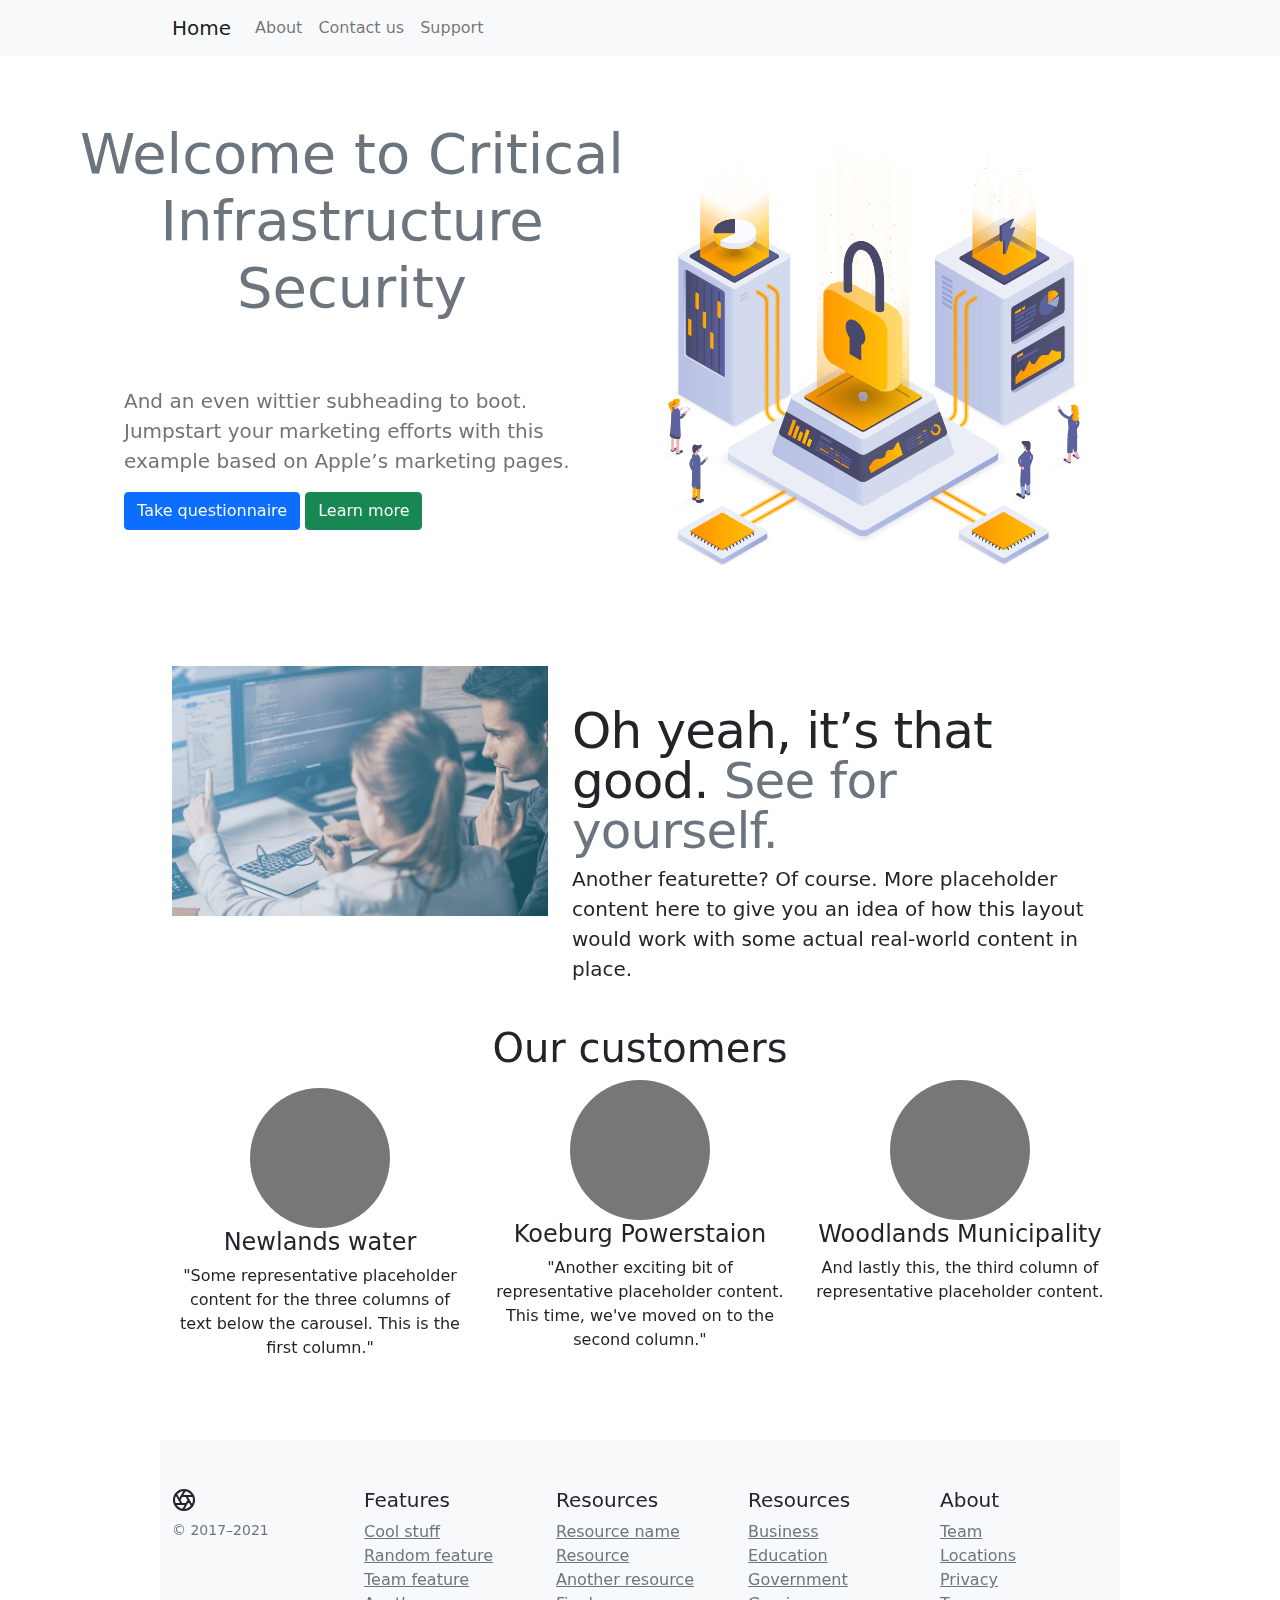
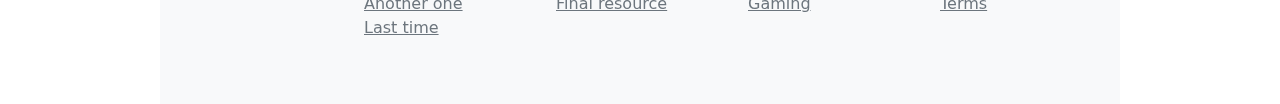
<file: index.html>
<!doctype html>
<html lang="en">
  <head>
    <meta charset="utf-8">
    <meta name="viewport" content="width=device-width, initial-scale=1">
    <meta name="description" content="">
    <meta name="author" content="Stefano Ngantweni">
    <meta name="generator" content="Hugo 0.80.0">
    <title>CISWA Home</title>

    <link rel="canonical" href="https://getbootstrap.com/docs/5.0/examples/product/">

    

    <!-- Bootstrap core CSS -->
<link href="../CISWA/assets/dist/css/bootstrap.min.css" rel="stylesheet">

    <style>
      .bd-placeholder-img {
        font-size: 1.125rem;
        text-anchor: middle;
        -webkit-user-select: none;
        -moz-user-select: none;
        user-select: none;
      }

      @media (min-width: 768px) {
        .bd-placeholder-img-lg {
          font-size: 3.5rem;
        }
      }
    </style>

    
    <!-- Custom styles for this template -->
    <link href="../CISWA/css/product.css" rel="stylesheet">
  </head>
  <body>
    
<header class="site-header">
  <nav class="navbar navbar-expand-sm sticky-top navbar-light bg-light">
    <div class="container">
        <a class="navbar-brand" href="#">Home</a>
        <button class="navbar-toggler navbar-toggler-right" type="button" data-toggle="collapse" data-target="#navbar1">
            <span class="navbar-toggler-icon"></span>
        </button>
        <div class="collapse navbar-collapse" id="navbar1">
            <ul class="navbar-nav">
                <li class="nav-item active">
                    <a class="nav-link" href="#">About</a>
                </li>
                <li class="nav-item">
                    <a class="nav-link" href="#">Contact us</a>
                </li>
            </ul>
            <ul class="navbar-nav ml-auto">
                <li class="nav-item active">
                    <a class="nav-link" href="#">Support</a>
                </li>
            </ul>
        </div>
    </div>
</nav>
</header>

<main>

  <div class="position-relative overflow-hidden p-3 p-md-5 m-md-3 ">
    <div class="container-fluid ">
      <div class="row">
      <div class="col">
        <!/*Heading */>
      <h1 class="display-4 fw-normal d-md-block text-center text-secondary">Welcome to Critical Infrastructure Security </h1>
    <div class="col-md-12 p-lg-5 my-3">
      <p class="lead fw-normal text-secondary">And an even wittier subheading to boot. Jumpstart your marketing efforts with this example based on Apple’s marketing pages.</p>
      <a class="btn btn-primary text-light" href="signin.html">Take questionnaire</a>
      <a class="btn btn-success text-light" href="about.html">Learn more</a>
    </div>
      </div>

      <div class="col mx-auto my-auto ">
        <img class="img-fluid" src="img/vector.png" width="450" height="450">
      </div>
    <!div class="product-device shadow-sm d-none d-md-block"><!/div>
    <!div class="product-device product-device-2 shadow-sm d-none d-md-block"><!/div>
      </div>
  </div>
  <div class="container">
  <div class="row featurette">
    <div class="col-md-7 order-md-2">
      <h2 class="featurette-heading">Oh yeah, it’s that good. <span class="text-muted">See for yourself.</span></h2>
      <p class="lead">Another featurette? Of course. More placeholder content here to give you an idea of how this layout would work with some actual real-world content in place.</p>
    </div>
    <div class="col-md-5 order-md-1">
      <img src="img/featurette.jpg" class=" img-fluid mx-auto mt-5 pt-4 " width="700" height="700"   focusable="false">

    </div>
  </div>
  </div>
    <div class="container pt-4">
    <div class="row text-center">
        <div class="text-center"><h1>Our customers</h1></div>
        <div class="col-lg-4 mt-2">
            <svg class="bd-placeholder-img rounded-circle" width="140" height="140" xmlns="http://www.w3.org/2000/svg" role="img" aria-label="Placeholder: 140x140" preserveAspectRatio="xMidYMid slice" focusable="false"><title>Placeholder</title><rect width="100%" height="100%" fill="#777"/><text x="50%" y="50%" fill="#777" dy=".3em">140x140</text></svg>

            <h4>Newlands water</h4>
            <p>"Some representative placeholder content for the three columns of text below the carousel. This is the first column."</p>
        </div><!-- /.col-lg-4 -->
        <div class="col-lg-4">
            <svg class="bd-placeholder-img rounded-circle" width="140" height="140" xmlns="http://www.w3.org/2000/svg" role="img" aria-label="Placeholder: 140x140" preserveAspectRatio="xMidYMid slice" focusable="false"><title>Placeholder</title><rect width="100%" height="100%" fill="#777"/><text x="50%" y="50%" fill="#777" dy=".3em">140x140</text></svg>

            <h4>Koeburg Powerstaion</h4>
            <p>"Another exciting bit of representative placeholder content. This time, we've moved on to the second column."</p>

        </div><!-- /.col-lg-4 -->
        <div class="col-lg-4">
            <svg class="bd-placeholder-img rounded-circle" width="140" height="140" xmlns="http://www.w3.org/2000/svg" role="img" aria-label="Placeholder: 140x140" preserveAspectRatio="xMidYMid slice" focusable="false"><title>Placeholder</title><rect width="100%" height="100%" fill="#777"/><text x="50%" y="50%" fill="#777" dy=".3em">140x140</text></svg>
            <h4>Woodlands Municipality</h4>
            <p>And lastly this, the third column of representative placeholder content.</p>
        </div><!-- /.col-lg-4 -->
    </div><!-- /.row -->
    </div>

</main>

<footer class="container py-5 bg-light">
  <div class="row">
    <div class="col-12 col-md">
      <svg xmlns="http://www.w3.org/2000/svg" width="24" height="24" fill="none" stroke="currentColor" stroke-linecap="round" stroke-linejoin="round" stroke-width="2" class="d-block mb-2" role="img" viewBox="0 0 24 24"><title>Product</title><circle cx="12" cy="12" r="10"/><path d="M14.31 8l5.74 9.94M9.69 8h11.48M7.38 12l5.74-9.94M9.69 16L3.95 6.06M14.31 16H2.83m13.79-4l-5.74 9.94"/></svg>
      <small class="d-block mb-3 text-muted">&copy; 2017–2021</small>
    </div>
    <div class="col-6 col-md">
      <h5>Features</h5>
      <ul class="list-unstyled text-small">
        <li><a class="link-secondary" href="#">Cool stuff</a></li>
        <li><a class="link-secondary" href="#">Random feature</a></li>
        <li><a class="link-secondary" href="#">Team feature</a></li>
        <li><a class="link-secondary" href="#">Another one</a></li>
        <li><a class="link-secondary" href="#">Last time</a></li>
      </ul>
    </div>
    <div class="col-6 col-md">
      <h5>Resources</h5>
      <ul class="list-unstyled text-small">
        <li><a class="link-secondary" href="#">Resource name</a></li>
        <li><a class="link-secondary" href="#">Resource</a></li>
        <li><a class="link-secondary" href="#">Another resource</a></li>
        <li><a class="link-secondary" href="#">Final resource</a></li>
      </ul>
    </div>
    <div class="col-6 col-md">
      <h5>Resources</h5>
      <ul class="list-unstyled text-small">
        <li><a class="link-secondary" href="#">Business</a></li>
        <li><a class="link-secondary" href="#">Education</a></li>
        <li><a class="link-secondary" href="#">Government</a></li>
        <li><a class="link-secondary" href="#">Gaming</a></li>
      </ul>
    </div>
    <div class="col-6 col-md">
      <h5>About</h5>
      <ul class="list-unstyled text-small">
        <li><a class="link-secondary" href="#">Team</a></li>
        <li><a class="link-secondary" href="#">Locations</a></li>
        <li><a class="link-secondary" href="#">Privacy</a></li>
        <li><a class="link-secondary" href="#">Terms</a></li>
      </ul>
    </div>
  </div>
</footer>
    <script src="../CISWA/assets/dist/js/bootstrap.bundle.min.js"></script>
  </body>
</html>
</file>
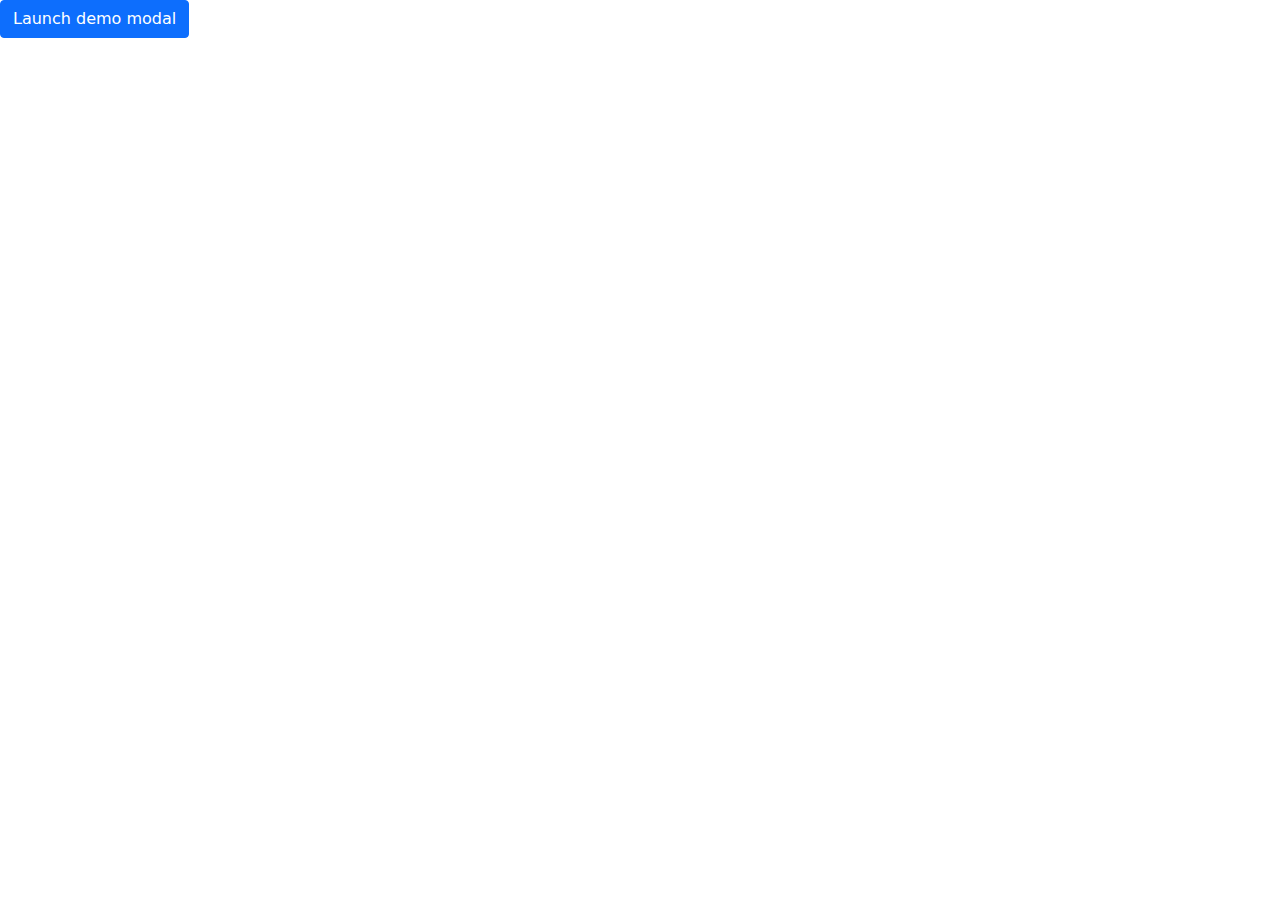
<file: about.html>
<!DOCTYPE html>
<html>
<head>
<title>About</title>

    <!-- Bootstrap core CSS -->
    <link href="assets/dist/css/bootstrap.min.css" rel="stylesheet">
    <style>
        .bd-placeholder-img {
            font-size: 1.125rem;
            text-anchor: middle;
            -webkit-user-select: none;
            -moz-user-select: none;
            user-select: none;
        }

        @media (min-width: 768px) {
            .bd-placeholder-img-lg {
                font-size: 3.5rem;
            }
        }
    </style>
     <script src="js/jquery.js"></script>
     <script src="assets/dist/js/bootstrap.bundle.min.js"></script>
</head>
<body>
<!-- Button trigger modal -->
<button type="button" class="btn btn-primary" data-toggle="modal" data-target="#exampleModalLong">
    Launch demo modal
  </button>
  
  <!-- Modal -->
  <div class="modal fade" id="exampleModalLong" tabindex="-1" role="dialog" aria-labelledby="exampleModalLongTitle" aria-hidden="true">
    <div class="modal-dialog" role="document">
      <div class="modal-content">
        <div class="modal-header">
          <h5 class="modal-title" id="exampleModalLongTitle">Modal title</h5>
          <button type="button" class="close" data-dismiss="modal" aria-label="Close">
            <span aria-hidden="true">&times;</span>
          </button>
        </div>
        <div class="modal-body">
          ...
        </div>
        <div class="modal-footer">
          <button type="button" class="btn btn-secondary" data-dismiss="modal">Close</button>
          <button type="button" class="btn btn-primary">Save changes</button>
        </div>
      </div>
    </div>
  </div>
  
</body>
</html>
</file>
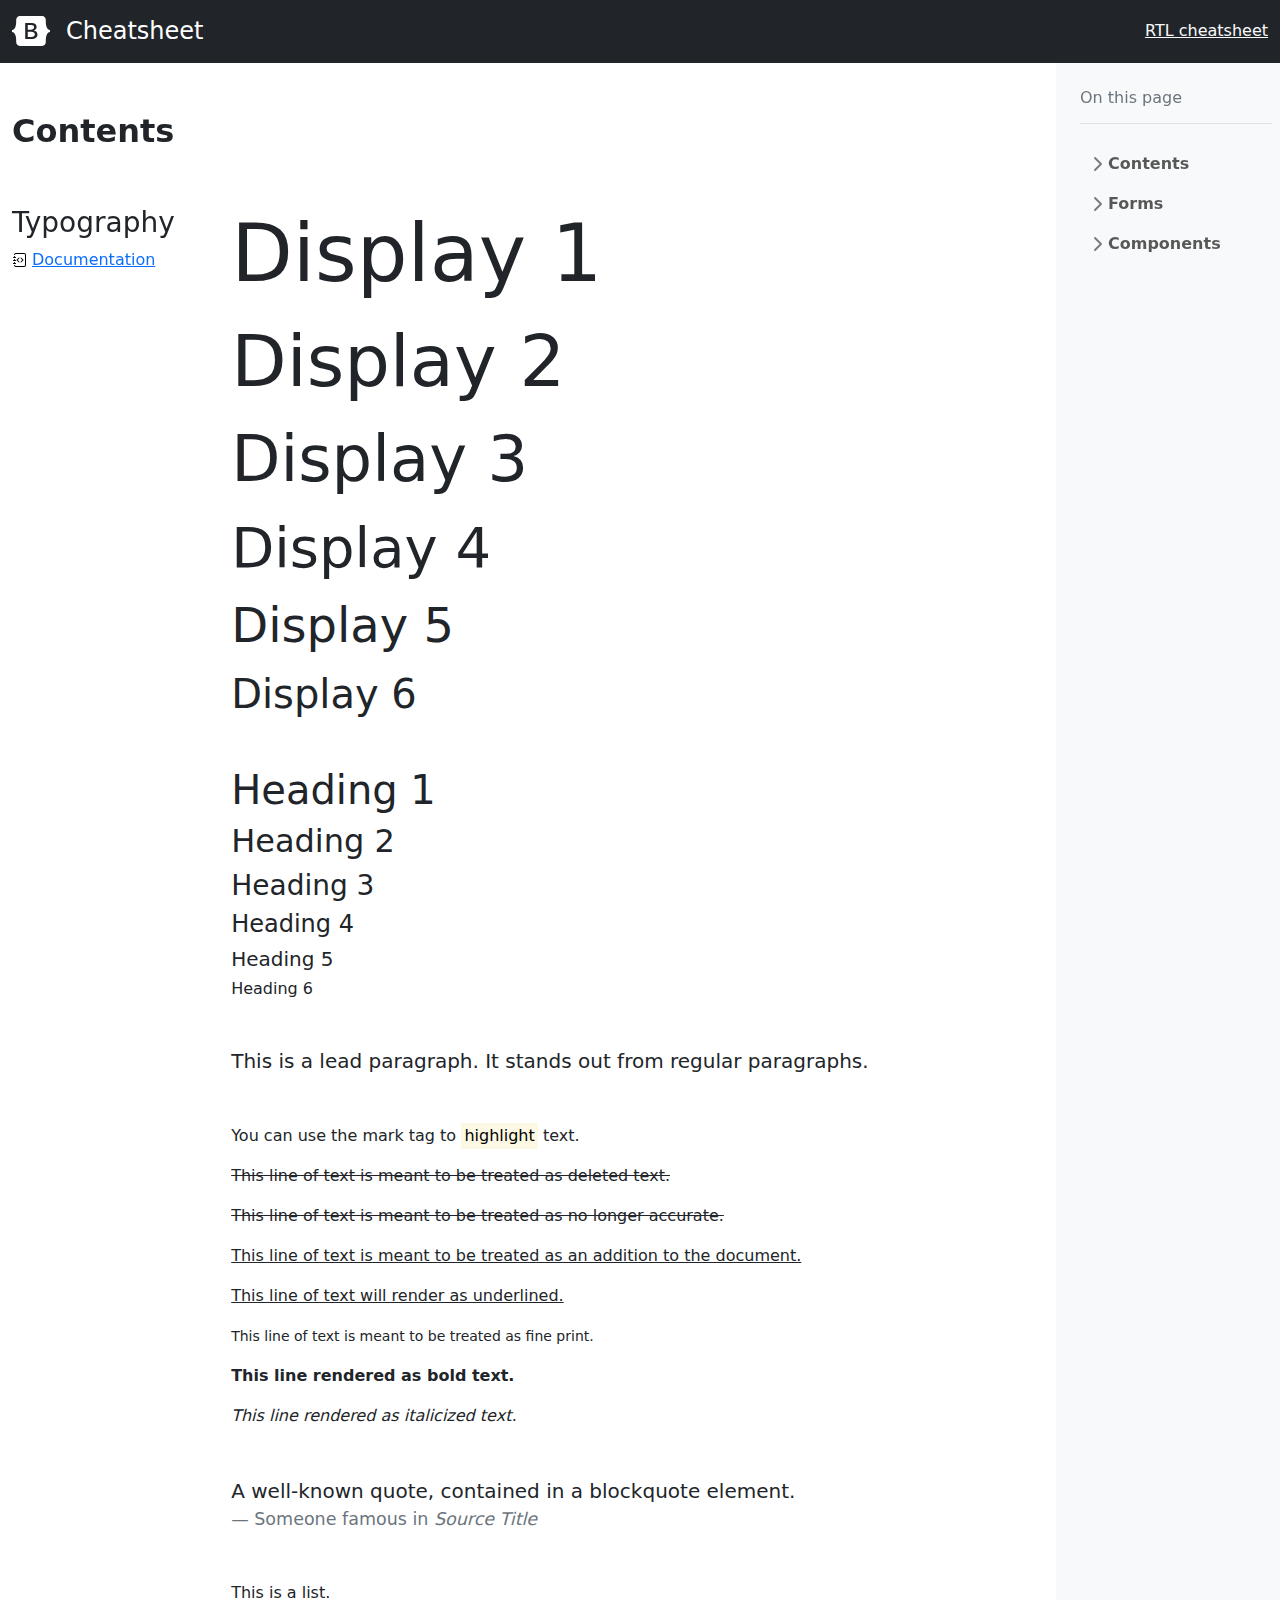
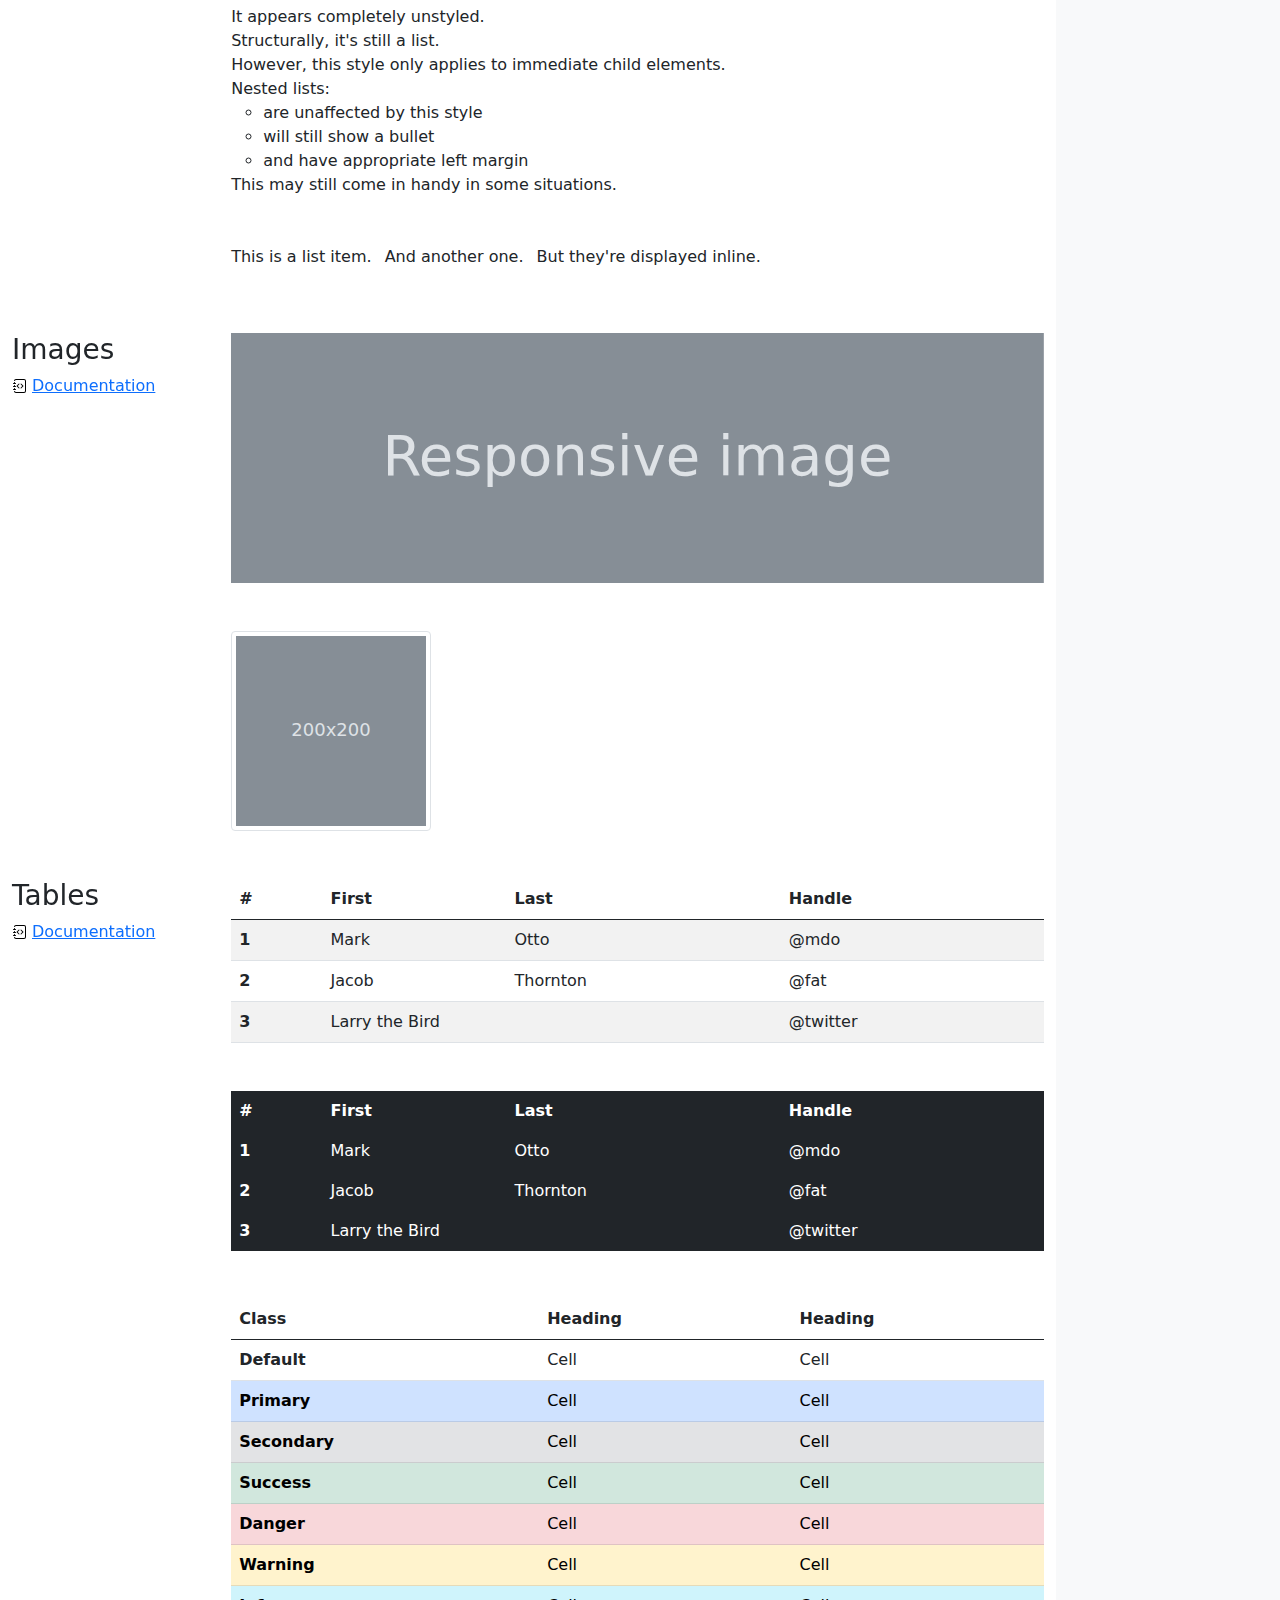
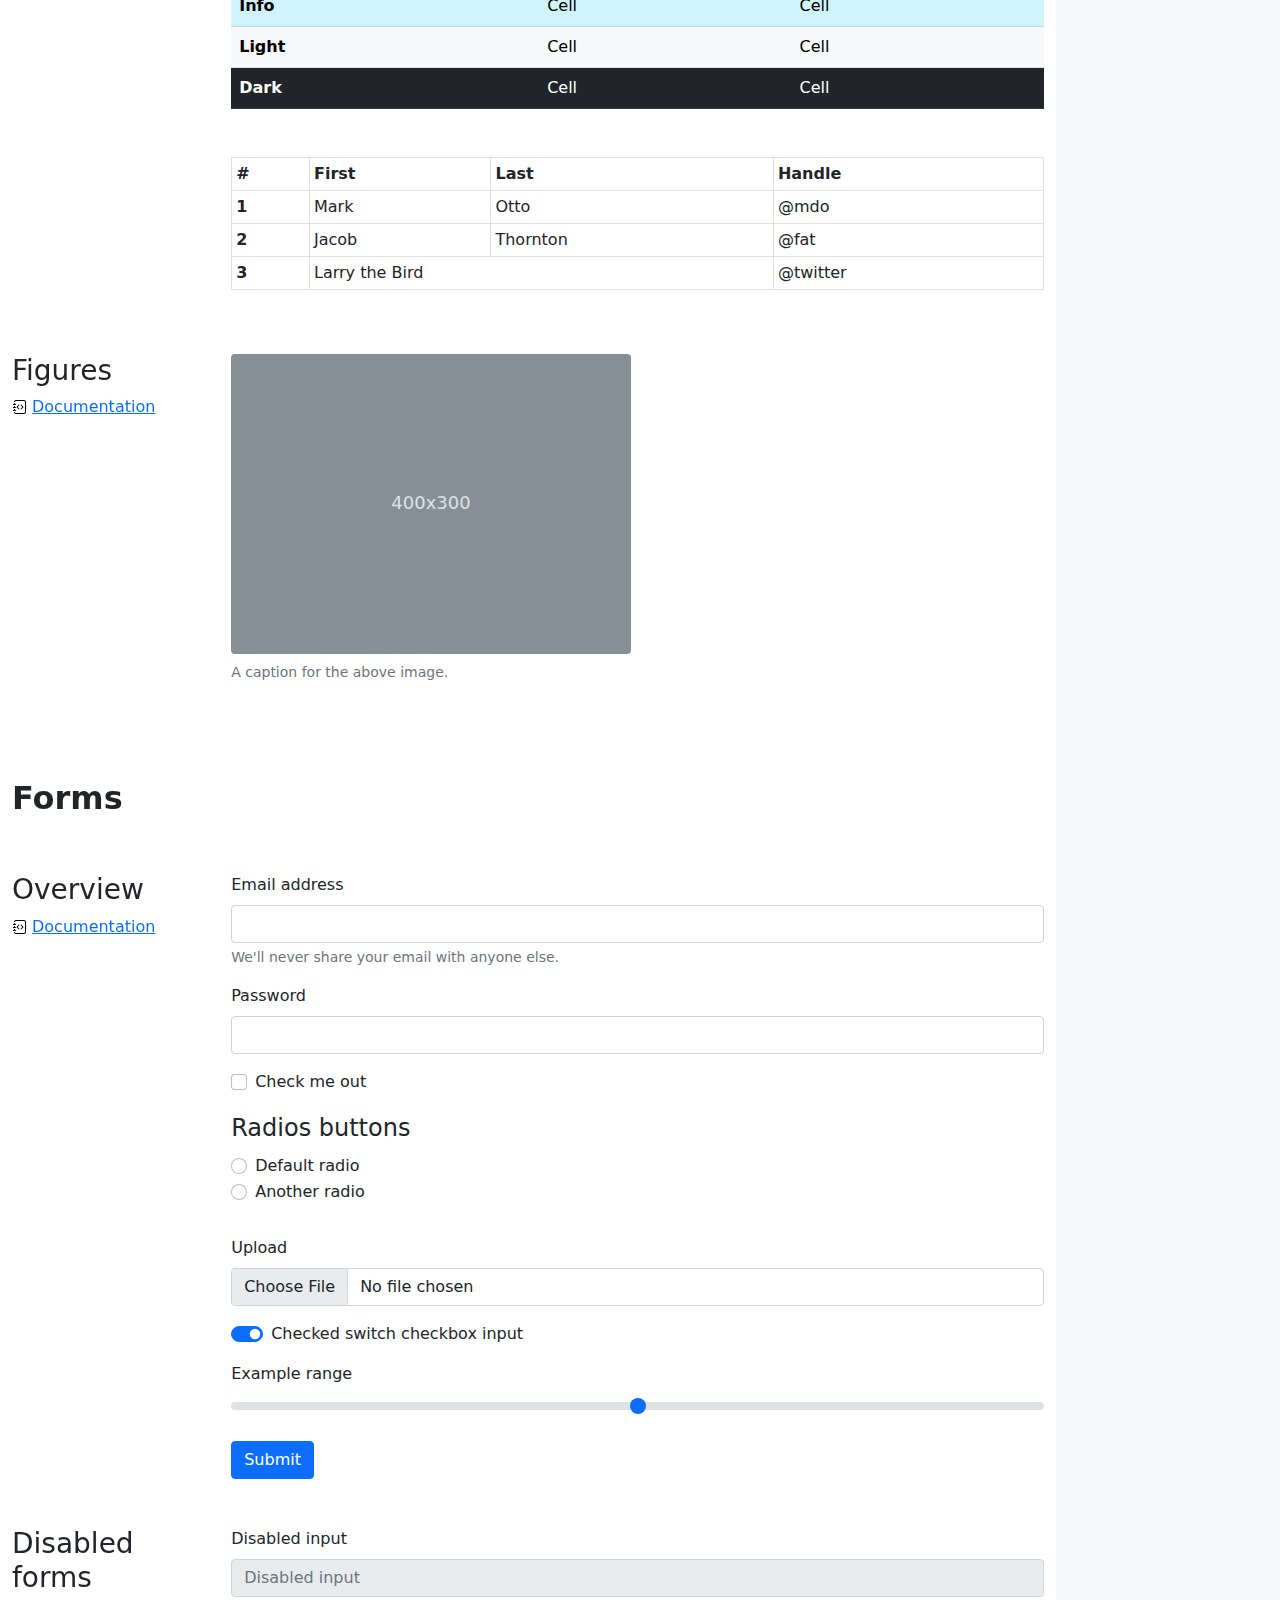
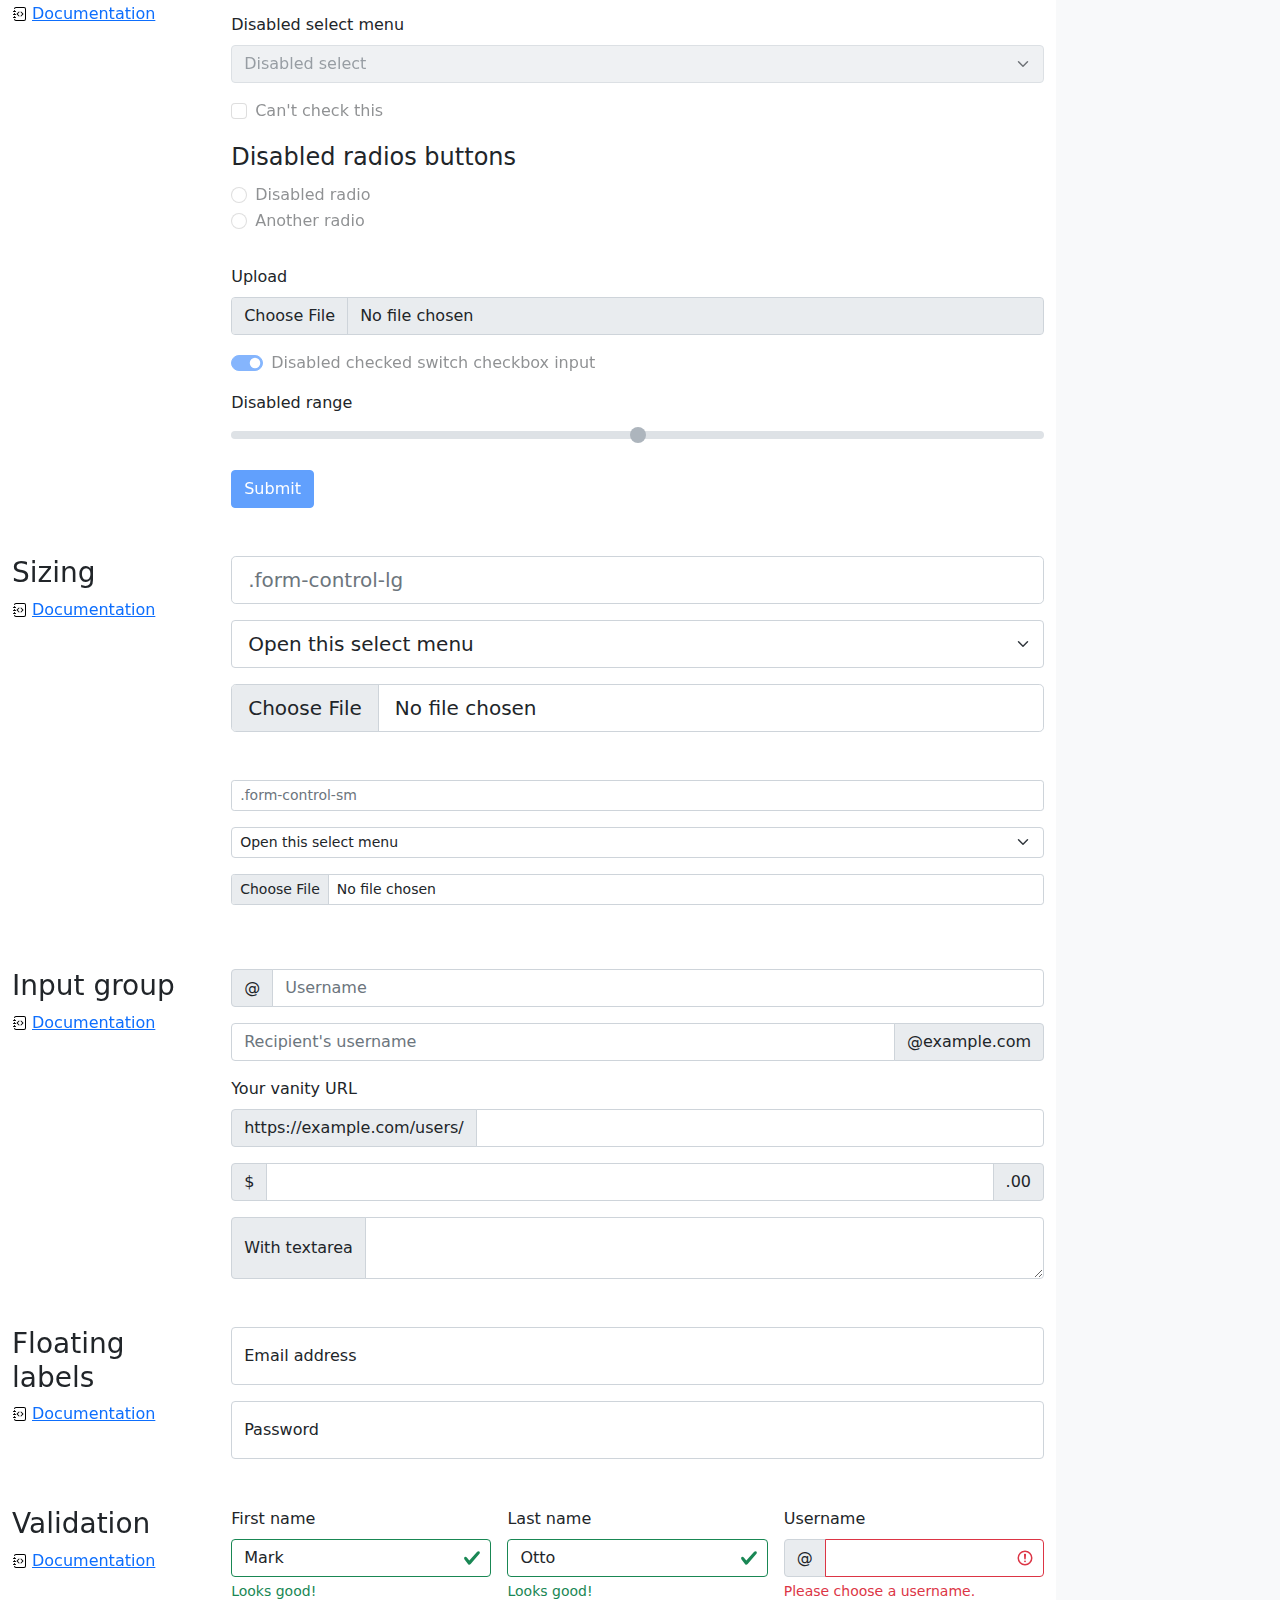
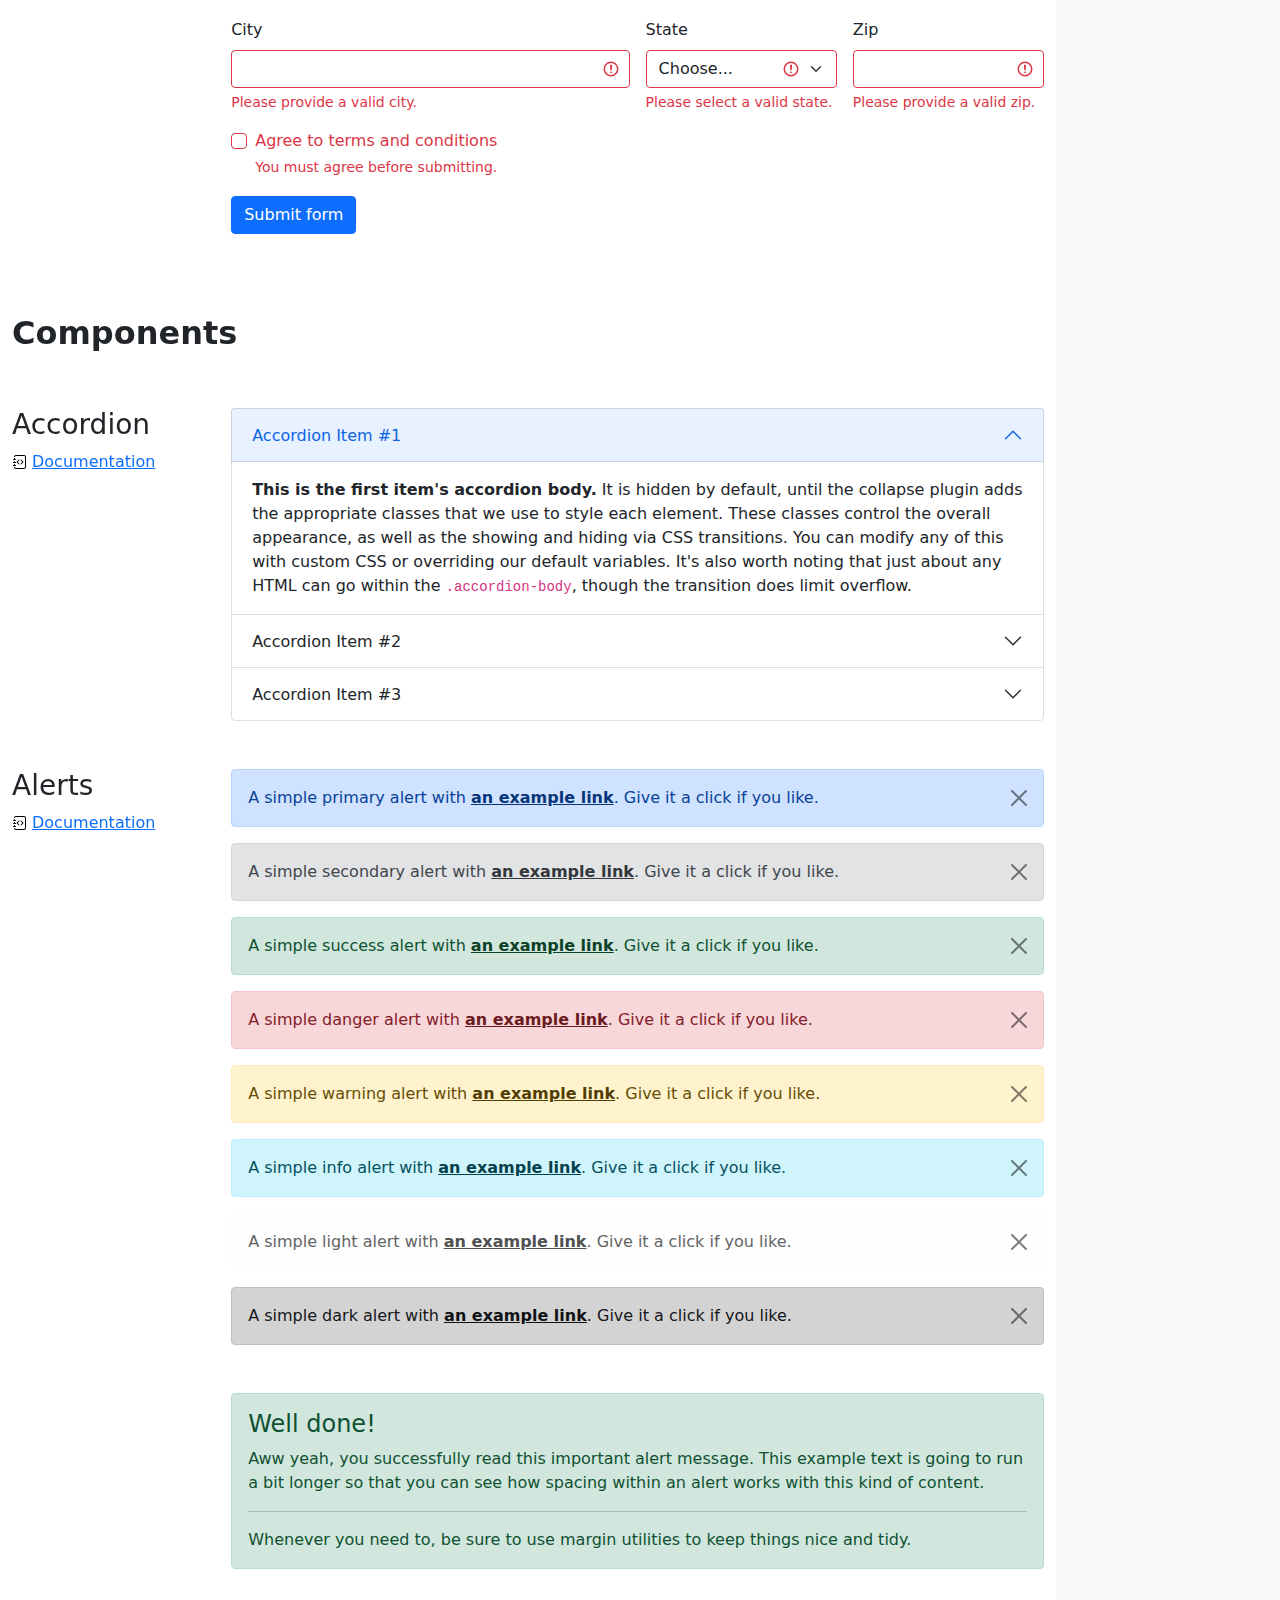
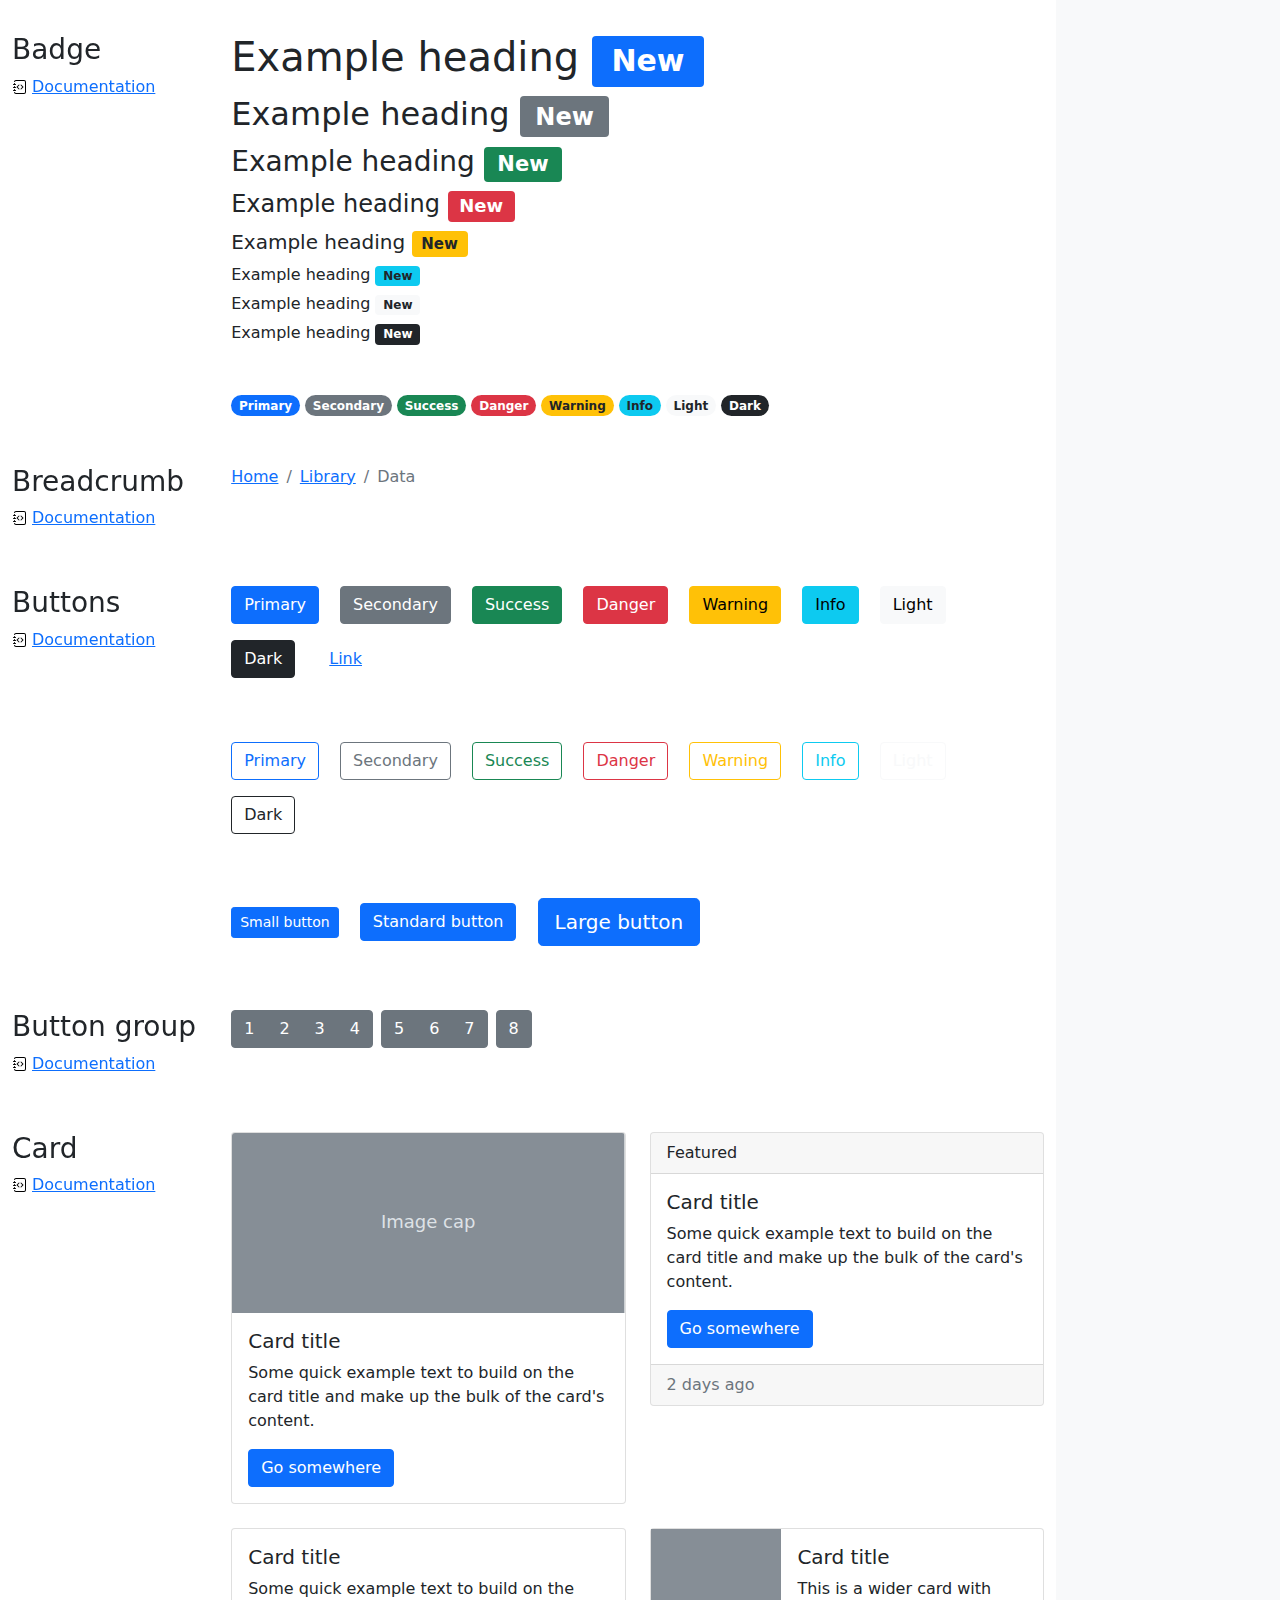
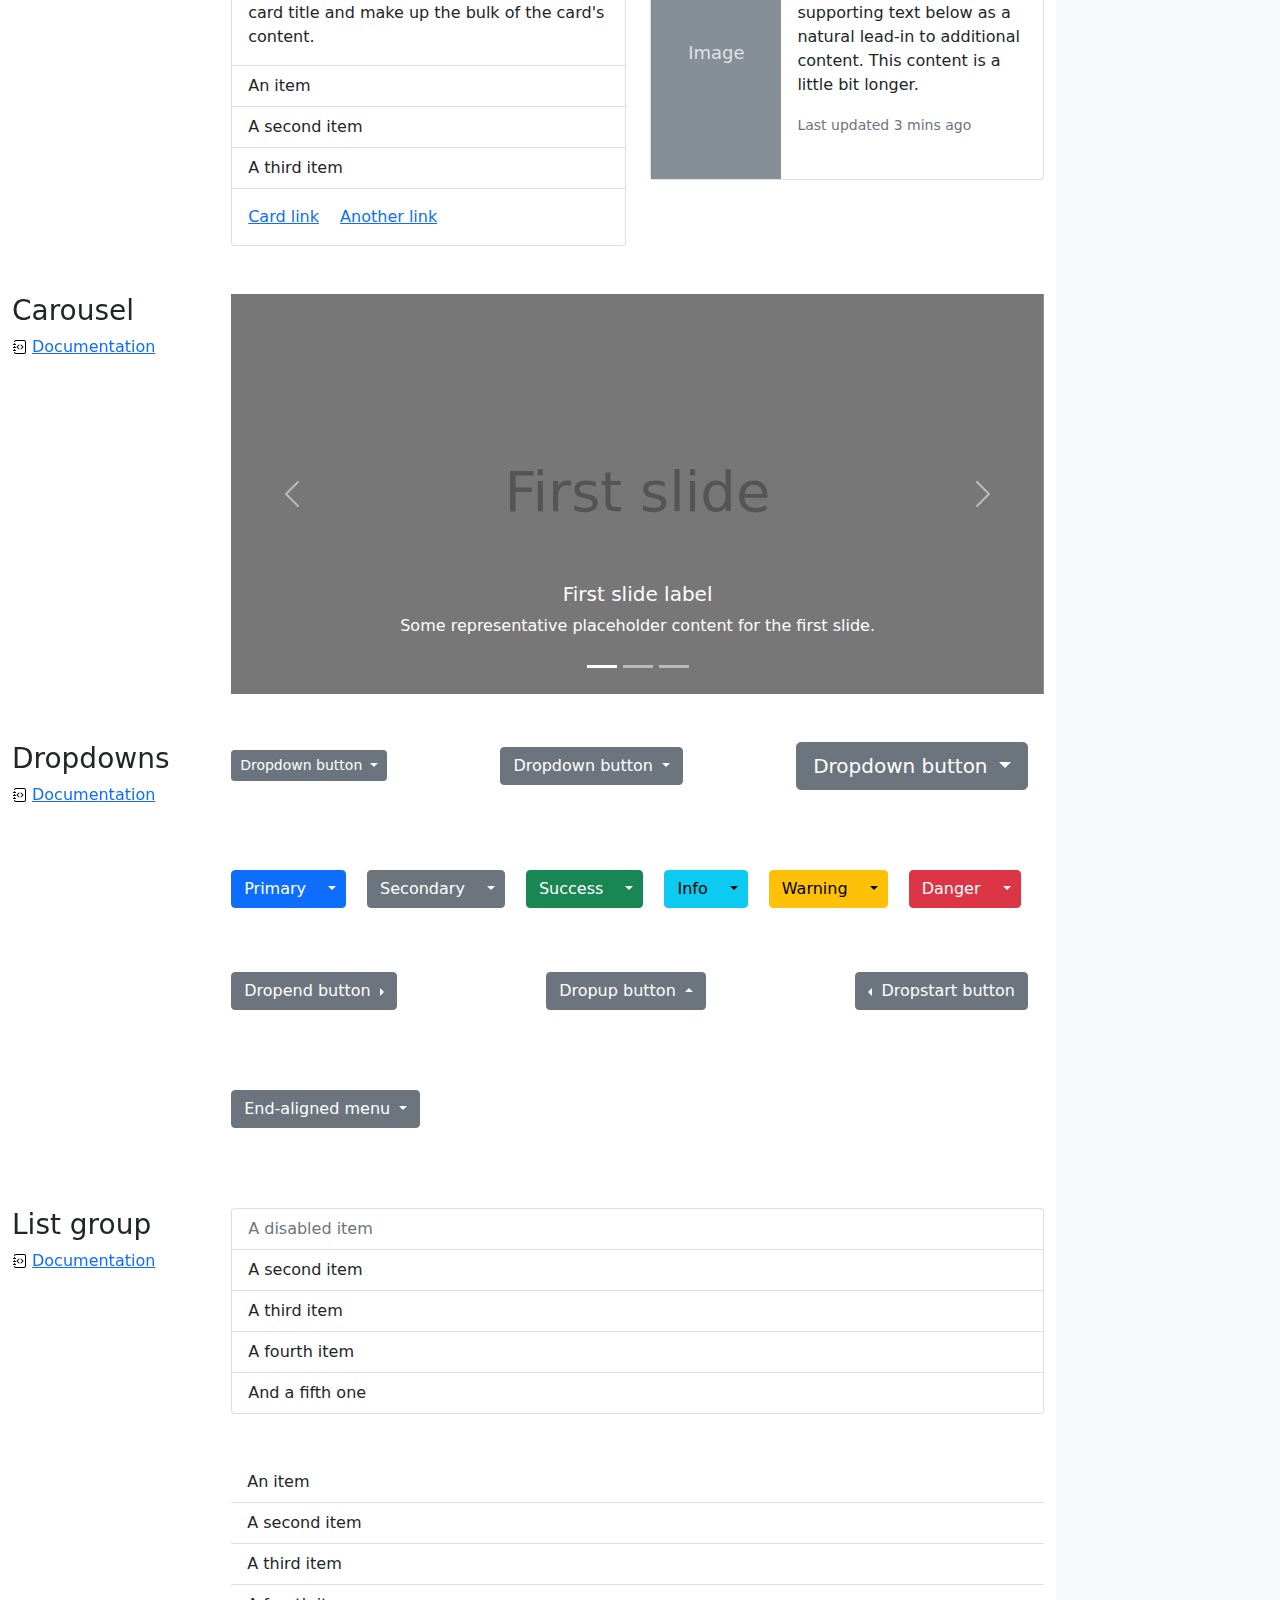
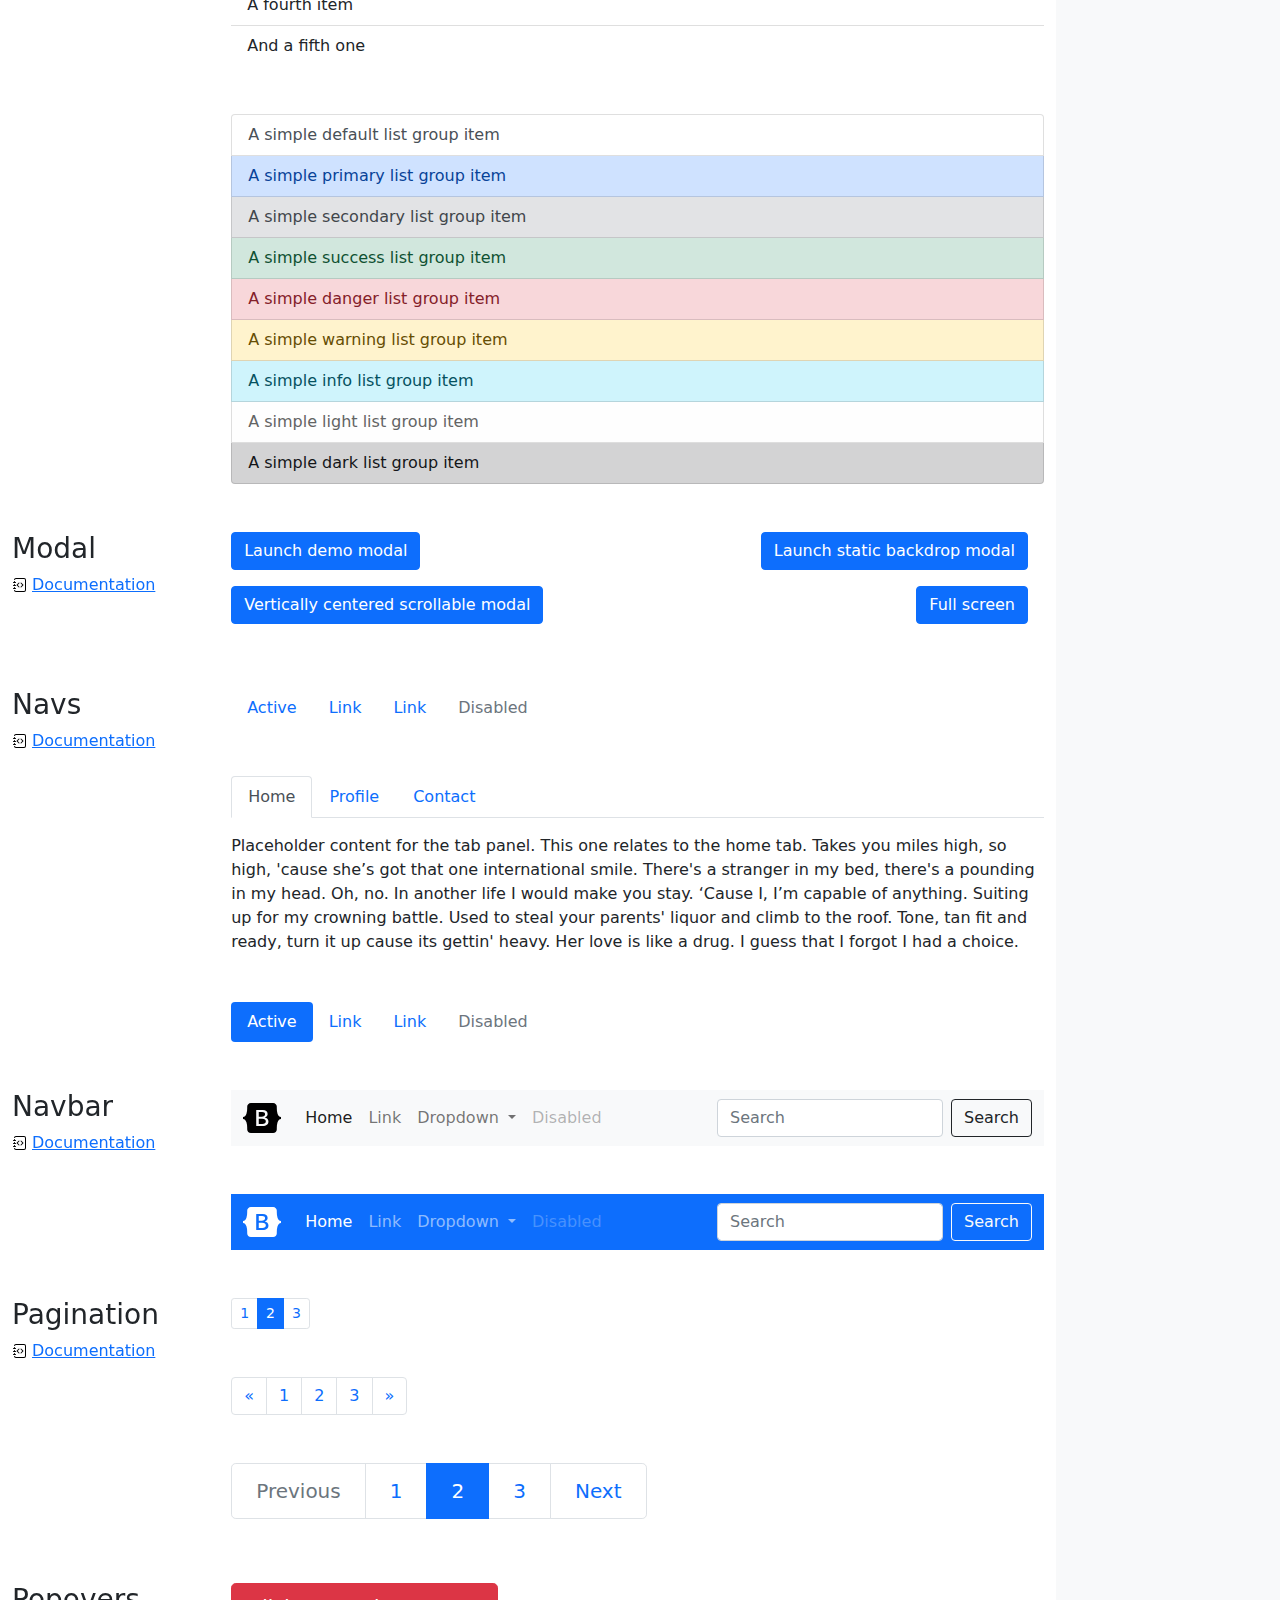
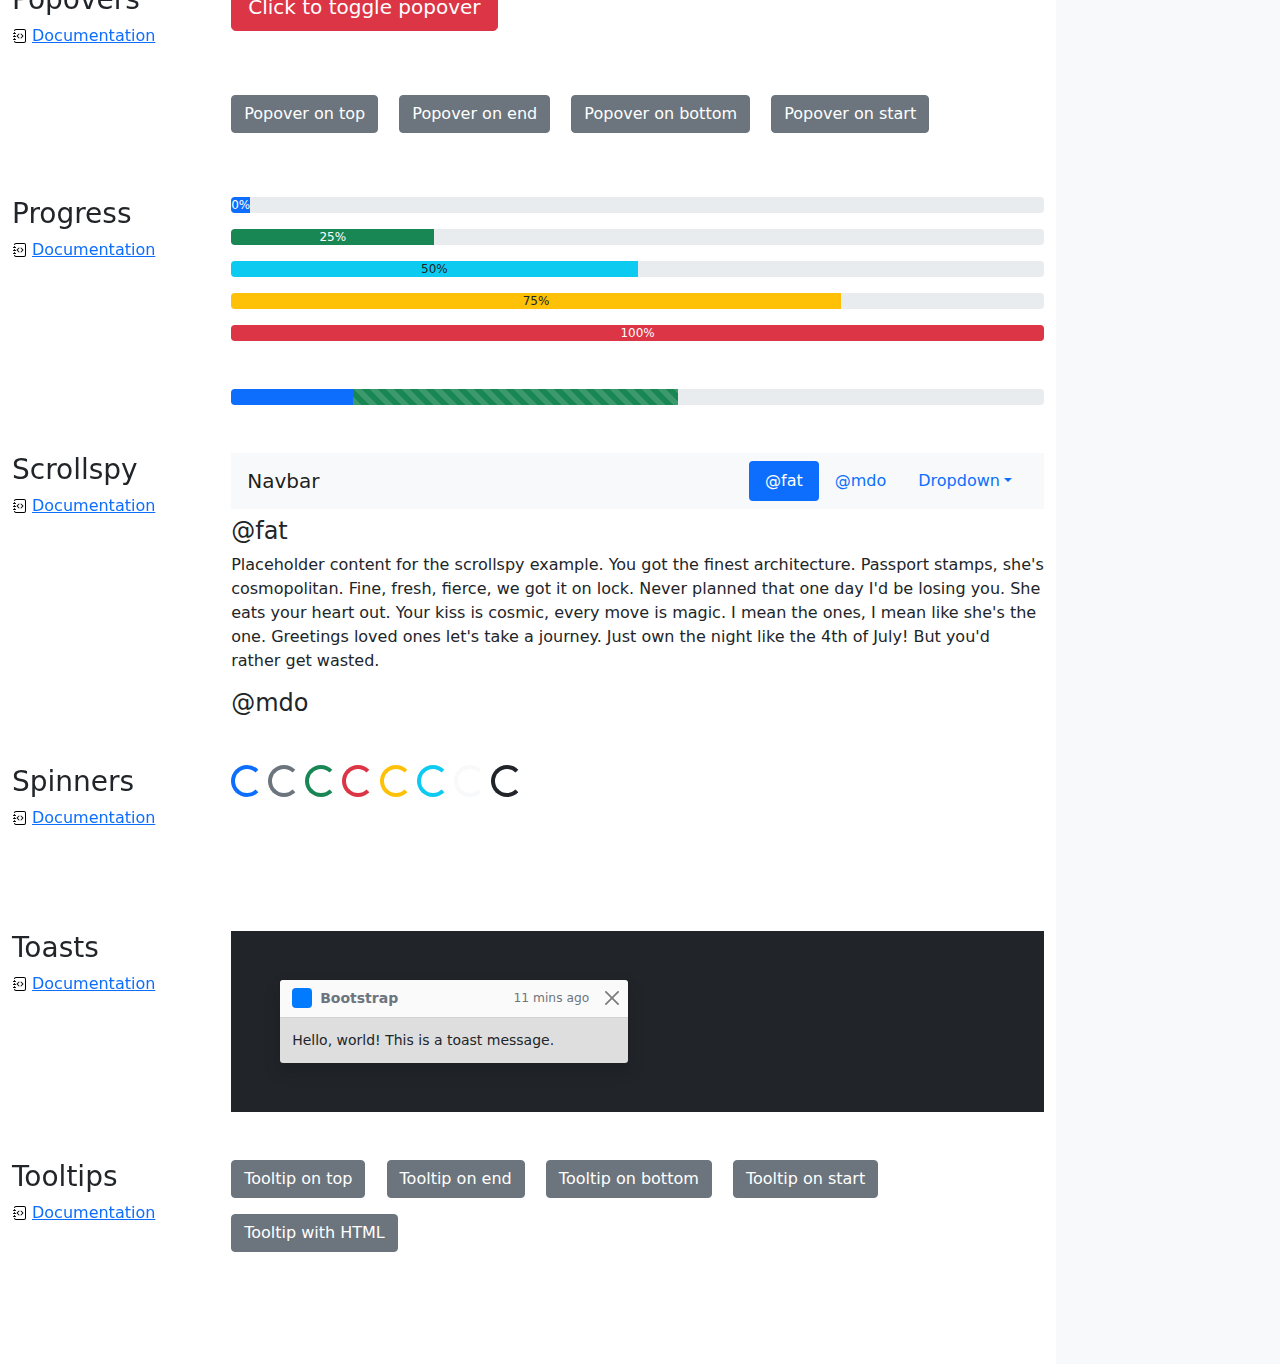
<file: cheatsheet.html>
<!doctype html>
<html lang="en">
  <head>
    <meta charset="utf-8">
    <meta name="viewport" content="width=device-width, initial-scale=1">
    <meta name="description" content="">
    <meta name="author" content="Mark Otto, Jacob Thornton, and Bootstrap contributors">
    <meta name="generator" content="Hugo 0.80.0">
    <title>Cheatsheet · Bootstrap v5.0</title>

    <link rel="canonical" href="https://getbootstrap.com/docs/5.0/examples/cheatsheet/">

    

    <!-- Bootstrap core CSS -->
<link href="../CISWA/assets/dist/css/bootstrap.min.css" rel="stylesheet">

    <style>
      .bd-placeholder-img {
        font-size: 1.125rem;
        text-anchor: middle;
        -webkit-user-select: none;
        -moz-user-select: none;
        user-select: none;
      }

      @media (min-width: 768px) {
        .bd-placeholder-img-lg {
          font-size: 3.5rem;
        }
      }
    </style>

    
    <!-- Custom styles for this template -->
    <link href="../CISWA/css/cheatsheet.css" rel="stylesheet">
  </head>
  <body class="bg-light">
    
<header class="bd-header bg-dark py-3 d-flex align-items-stretch border-bottom border-dark">
  <div class="container-fluid d-flex align-items-center">
    <h1 class="d-flex align-items-center fs-4 text-white mb-0">
      <img src="../CISWA/assets/brand/bootstrap-logo-white.svg" width="38" height="30" class="me-3" alt="Bootstrap">
      Cheatsheet
    </h1>
    <a href="../examples/cheatsheet-rtl/" class="ms-auto link-light" hreflang="ar">RTL cheatsheet</a>
  </div>
</header>
<aside class="bd-aside sticky-xl-top text-muted align-self-start mb-3 mb-xl-5 px-2">
  <h2 class="h6 pt-4 pb-3 mb-4 border-bottom">On this page</h2>
  <nav class="small" id="toc">
    <ul class="list-unstyled">
      <li class="my-2">
        <button class="btn d-inline-flex align-items-center collapsed" data-bs-toggle="collapse" aria-expanded="false" data-bs-target="#contents-collapse" aria-controls="contents-collapse">Contents</button>
        <ul class="list-unstyled ps-3 collapse" id="contents-collapse">
          <li><a class="d-inline-flex align-items-center rounded" href="#typography">Typography</a></li>
          <li><a class="d-inline-flex align-items-center rounded" href="#images">Images</a></li>
          <li><a class="d-inline-flex align-items-center rounded" href="#tables">Tables</a></li>
          <li><a class="d-inline-flex align-items-center rounded" href="#figures">Figures</a></li>
        </ul>
      </li>
      <li class="my-2">
        <button class="btn d-inline-flex align-items-center collapsed" data-bs-toggle="collapse" aria-expanded="false" data-bs-target="#forms-collapse" aria-controls="forms-collapse">Forms</button>
        <ul class="list-unstyled ps-3 collapse" id="forms-collapse">
          <li><a class="d-inline-flex align-items-center rounded" href="#overview">Overview</a></li>
          <li><a class="d-inline-flex align-items-center rounded" href="#disabled-forms">Disabled forms</a></li>
          <li><a class="d-inline-flex align-items-center rounded" href="#sizing">Sizing</a></li>
          <li><a class="d-inline-flex align-items-center rounded" href="#input-group">Input group</a></li>
          <li><a class="d-inline-flex align-items-center rounded" href="#floating-labels">Floating labels</a></li>
          <li><a class="d-inline-flex align-items-center rounded" href="#validation">Validation</a></li>
        </ul>
      </li>
      <li class="my-2">
        <button class="btn d-inline-flex align-items-center collapsed" data-bs-toggle="collapse" aria-expanded="false" data-bs-target="#components-collapse" aria-controls="components-collapse">Components</button>
        <ul class="list-unstyled ps-3 collapse" id="components-collapse">
          <li><a class="d-inline-flex align-items-center rounded" href="#accordion">Accordion</a></li>
          <li><a class="d-inline-flex align-items-center rounded" href="#alerts">Alerts</a></li>
          <li><a class="d-inline-flex align-items-center rounded" href="#badge">Badge</a></li>
          <li><a class="d-inline-flex align-items-center rounded" href="#breadcrumb">Breadcrumb</a></li>
          <li><a class="d-inline-flex align-items-center rounded" href="#buttons">Buttons</a></li>
          <li><a class="d-inline-flex align-items-center rounded" href="#button-group">Button group</a></li>
          <li><a class="d-inline-flex align-items-center rounded" href="#card">Card</a></li>
          <li><a class="d-inline-flex align-items-center rounded" href="#carousel">Carousel</a></li>
          <li><a class="d-inline-flex align-items-center rounded" href="#dropdowns">Dropdowns</a></li>
          <li><a class="d-inline-flex align-items-center rounded" href="#list-group">List group</a></li>
          <li><a class="d-inline-flex align-items-center rounded" href="#modal">Modal</a></li>
          <li><a class="d-inline-flex align-items-center rounded" href="#navs">Navs</a></li>
          <li><a class="d-inline-flex align-items-center rounded" href="#navbar">Navbar</a></li>
          <li><a class="d-inline-flex align-items-center rounded" href="#pagination">Pagination</a></li>
          <li><a class="d-inline-flex align-items-center rounded" href="#popovers">Popovers</a></li>
          <li><a class="d-inline-flex align-items-center rounded" href="#progress">Progress</a></li>
          <li><a class="d-inline-flex align-items-center rounded" href="#scrollspy">Scrollspy</a></li>
          <li><a class="d-inline-flex align-items-center rounded" href="#spinners">Spinners</a></li>
          <li><a class="d-inline-flex align-items-center rounded" href="#toasts">Toasts</a></li>
          <li><a class="d-inline-flex align-items-center rounded" href="#tooltips">Tooltips</a></li>
        </ul>
      </li>
    </ul>
  </nav>
</aside>
<div class="bd-cheatsheet container-fluid bg-body">
  <section id="content">
    <h2 class="sticky-xl-top fw-bold pt-3 pt-xl-5 pb-2 pb-xl-3">Contents</h2>

    <article class="my-3" id="typography">
      <div class="bd-heading sticky-xl-top align-self-start mt-5 mb-3 mt-xl-0 mb-xl-2">
        <h3>Typography</h3>
        <a class="d-flex align-items-center" href="../content/typography/">Documentation</a>
      </div>

      <div>
        <div class="bd-example">
        <p class="display-1">Display 1</p>
        <p class="display-2">Display 2</p>
        <p class="display-3">Display 3</p>
        <p class="display-4">Display 4</p>
        <p class="display-5">Display 5</p>
        <p class="display-6">Display 6</p>
        </div>

        <div class="bd-example">
        <p class="h1">Heading 1</p>
        <p class="h2">Heading 2</p>
        <p class="h3">Heading 3</p>
        <p class="h4">Heading 4</p>
        <p class="h5">Heading 5</p>
        <p class="h6">Heading 6</p>
        </div>

        <div class="bd-example">
        <p class="lead">
          This is a lead paragraph. It stands out from regular paragraphs.
        </p>
        </div>

        <div class="bd-example">
        <p>You can use the mark tag to <mark>highlight</mark> text.</p>
        <p><del>This line of text is meant to be treated as deleted text.</del></p>
        <p><s>This line of text is meant to be treated as no longer accurate.</s></p>
        <p><ins>This line of text is meant to be treated as an addition to the document.</ins></p>
        <p><u>This line of text will render as underlined.</u></p>
        <p><small>This line of text is meant to be treated as fine print.</small></p>
        <p><strong>This line rendered as bold text.</strong></p>
        <p><em>This line rendered as italicized text.</em></p>
        </div>

        <div class="bd-example">
        <blockquote class="blockquote">
          <p>A well-known quote, contained in a blockquote element.</p>
          <footer class="blockquote-footer">Someone famous in <cite title="Source Title">Source Title</cite></footer>
        </blockquote>
        </div>

        <div class="bd-example">
        <ul class="list-unstyled">
          <li>This is a list.</li>
          <li>It appears completely unstyled.</li>
          <li>Structurally, it's still a list.</li>
          <li>However, this style only applies to immediate child elements.</li>
          <li>Nested lists:
            <ul>
              <li>are unaffected by this style</li>
              <li>will still show a bullet</li>
              <li>and have appropriate left margin</li>
            </ul>
          </li>
          <li>This may still come in handy in some situations.</li>
        </ul>
        </div>

        <div class="bd-example">
        <ul class="list-inline">
          <li class="list-inline-item">This is a list item.</li>
          <li class="list-inline-item">And another one.</li>
          <li class="list-inline-item">But they're displayed inline.</li>
        </ul>
        </div>
      </div>
    </article>
    <article class="my-3" id="images">
      <div class="bd-heading sticky-xl-top align-self-start mt-5 mb-3 mt-xl-0 mb-xl-2">
        <h3>Images</h3>
        <a class="d-flex align-items-center" href="../content/images/">Documentation</a>
      </div>

      <div>
        <div class="bd-example">
        <svg class="bd-placeholder-img bd-placeholder-img-lg img-fluid" width="100%" height="250" xmlns="http://www.w3.org/2000/svg" role="img" aria-label="Placeholder: Responsive image" preserveAspectRatio="xMidYMid slice" focusable="false"><title>Placeholder</title><rect width="100%" height="100%" fill="#868e96"/><text x="50%" y="50%" fill="#dee2e6" dy=".3em">Responsive image</text></svg>

        </div>

        <div class="bd-example">
        <svg class="bd-placeholder-img img-thumbnail" width="200" height="200" xmlns="http://www.w3.org/2000/svg" role="img" aria-label="A generic square placeholder image with a white border around it, making it resemble a photograph taken with an old instant camera: 200x200" preserveAspectRatio="xMidYMid slice" focusable="false"><title>A generic square placeholder image with a white border around it, making it resemble a photograph taken with an old instant camera</title><rect width="100%" height="100%" fill="#868e96"/><text x="50%" y="50%" fill="#dee2e6" dy=".3em">200x200</text></svg>

        </div>
      </div>
    </article>
    <article class="my-3" id="tables">
      <div class="bd-heading sticky-xl-top align-self-start mt-5 mb-3 mt-xl-0 mb-xl-2">
        <h3>Tables</h3>
        <a class="d-flex align-items-center" href="../content/tables/">Documentation</a>
      </div>

      <div>
        <div class="bd-example">
        <table class="table table-striped">
          <thead>
          <tr>
            <th scope="col">#</th>
            <th scope="col">First</th>
            <th scope="col">Last</th>
            <th scope="col">Handle</th>
          </tr>
          </thead>
          <tbody>
          <tr>
            <th scope="row">1</th>
            <td>Mark</td>
            <td>Otto</td>
            <td>@mdo</td>
          </tr>
          <tr>
            <th scope="row">2</th>
            <td>Jacob</td>
            <td>Thornton</td>
            <td>@fat</td>
          </tr>
          <tr>
            <th scope="row">3</th>
            <td colspan="2">Larry the Bird</td>
            <td>@twitter</td>
          </tr>
          </tbody>
        </table>
        </div>

        <div class="bd-example">
        <table class="table table-dark table-borderless">
          <thead>
          <tr>
            <th scope="col">#</th>
            <th scope="col">First</th>
            <th scope="col">Last</th>
            <th scope="col">Handle</th>
          </tr>
          </thead>
          <tbody>
          <tr>
            <th scope="row">1</th>
            <td>Mark</td>
            <td>Otto</td>
            <td>@mdo</td>
          </tr>
          <tr>
            <th scope="row">2</th>
            <td>Jacob</td>
            <td>Thornton</td>
            <td>@fat</td>
          </tr>
          <tr>
            <th scope="row">3</th>
            <td colspan="2">Larry the Bird</td>
            <td>@twitter</td>
          </tr>
          </tbody>
        </table>
        </div>

        <div class="bd-example">
        <table class="table table-hover">
          <thead>
          <tr>
            <th scope="col">Class</th>
            <th scope="col">Heading</th>
            <th scope="col">Heading</th>
          </tr>
          </thead>
          <tbody>
          <tr>
            <th scope="row">Default</th>
            <td>Cell</td>
            <td>Cell</td>
          </tr>
          
          <tr class="table-primary">
            <th scope="row">Primary</th>
            <td>Cell</td>
            <td>Cell</td>
          </tr>
          <tr class="table-secondary">
            <th scope="row">Secondary</th>
            <td>Cell</td>
            <td>Cell</td>
          </tr>
          <tr class="table-success">
            <th scope="row">Success</th>
            <td>Cell</td>
            <td>Cell</td>
          </tr>
          <tr class="table-danger">
            <th scope="row">Danger</th>
            <td>Cell</td>
            <td>Cell</td>
          </tr>
          <tr class="table-warning">
            <th scope="row">Warning</th>
            <td>Cell</td>
            <td>Cell</td>
          </tr>
          <tr class="table-info">
            <th scope="row">Info</th>
            <td>Cell</td>
            <td>Cell</td>
          </tr>
          <tr class="table-light">
            <th scope="row">Light</th>
            <td>Cell</td>
            <td>Cell</td>
          </tr>
          <tr class="table-dark">
            <th scope="row">Dark</th>
            <td>Cell</td>
            <td>Cell</td>
          </tr>
          </tbody>
        </table>
        </div>

        <div class="bd-example">
        <table class="table table-sm table-bordered">
          <thead>
          <tr>
            <th scope="col">#</th>
            <th scope="col">First</th>
            <th scope="col">Last</th>
            <th scope="col">Handle</th>
          </tr>
          </thead>
          <tbody>
          <tr>
            <th scope="row">1</th>
            <td>Mark</td>
            <td>Otto</td>
            <td>@mdo</td>
          </tr>
          <tr>
            <th scope="row">2</th>
            <td>Jacob</td>
            <td>Thornton</td>
            <td>@fat</td>
          </tr>
          <tr>
            <th scope="row">3</th>
            <td colspan="2">Larry the Bird</td>
            <td>@twitter</td>
          </tr>
          </tbody>
        </table>
        </div>
      </div>
    </article>
    <article class="my-3" id="figures">
      <div class="bd-heading sticky-xl-top align-self-start mt-5 mb-3 mt-xl-0 mb-xl-2">
        <h3>Figures</h3>
        <a class="d-flex align-items-center" href="../content/figures/">Documentation</a>
      </div>

      <div>
        <div class="bd-example">
        <figure class="figure">
          <svg class="bd-placeholder-img figure-img img-fluid rounded" width="400" height="300" xmlns="http://www.w3.org/2000/svg" role="img" aria-label="Placeholder: 400x300" preserveAspectRatio="xMidYMid slice" focusable="false"><title>Placeholder</title><rect width="100%" height="100%" fill="#868e96"/><text x="50%" y="50%" fill="#dee2e6" dy=".3em">400x300</text></svg>

          <figcaption class="figure-caption">A caption for the above image.</figcaption>
        </figure>
        </div>
      </div>
    </article>
  </section>

  <section id="forms">
    <h2 class="sticky-xl-top fw-bold pt-3 pt-xl-5 pb-2 pb-xl-3">Forms</h2>

    <article class="my-3" id="overview">
      <div class="bd-heading sticky-xl-top align-self-start mt-5 mb-3 mt-xl-0 mb-xl-2">
        <h3>Overview</h3>
        <a class="d-flex align-items-center" href="../forms/overview/">Documentation</a>
      </div>

      <div>
        <div class="bd-example">
        <form>
          <div class="mb-3">
            <label for="exampleInputEmail1" class="form-label">Email address</label>
            <input type="email" class="form-control" id="exampleInputEmail1" aria-describedby="emailHelp">
            <div id="emailHelp" class="form-text">We'll never share your email with anyone else.</div>
          </div>
          <div class="mb-3">
            <label for="exampleInputPassword1" class="form-label">Password</label>
            <input type="password" class="form-control" id="exampleInputPassword1">
          </div>
          <div class="mb-3 form-check">
            <input type="checkbox" class="form-check-input" id="exampleCheck1">
            <label class="form-check-label" for="exampleCheck1">Check me out</label>
          </div>
          <fieldset class="mb-3">
            <legend>Radios buttons</legend>
            <div class="form-check">
              <input type="radio" name="radios" class="form-check-input" id="exampleRadio1">
              <label class="form-check-label" for="exampleRadio1">Default radio</label>
            </div>
            <div class="mb-3 form-check">
              <input type="radio" name="radios" class="form-check-input" id="exampleRadio2">
              <label class="form-check-label" for="exampleRadio2">Another radio</label>
            </div>
          </fieldset>
          <div class="mb-3">
            <label class="form-label" for="customFile">Upload</label>
            <input type="file" class="form-control" id="customFile">
          </div>
          <div class="mb-3 form-check form-switch">
            <input class="form-check-input" type="checkbox" id="flexSwitchCheckChecked" checked>
            <label class="form-check-label" for="flexSwitchCheckChecked">Checked switch checkbox input</label>
          </div>
          <div class="mb-3">
            <label for="customRange3" class="form-label">Example range</label>
            <input type="range" class="form-range" min="0" max="5" step="0.5" id="customRange3">
          </div>
          <button type="submit" class="btn btn-primary">Submit</button>
        </form>
        </div>
      </div>
    </article>
    <article class="my-3" id="disabled-forms">
      <div class="bd-heading sticky-xl-top align-self-start mt-5 mb-3 mt-xl-0 mb-xl-2">
        <h3>Disabled forms</h3>
        <a class="d-flex align-items-center" href="../forms/overview/#disabled-forms">Documentation</a>
      </div>

      <div>
        <div class="bd-example">
        <form>
          <fieldset disabled aria-label="Disabled fieldset example">
            <div class="mb-3">
              <label for="disabledTextInput" class="form-label">Disabled input</label>
              <input type="text" id="disabledTextInput" class="form-control" placeholder="Disabled input">
            </div>
            <div class="mb-3">
              <label for="disabledSelect" class="form-label">Disabled select menu</label>
              <select id="disabledSelect" class="form-select">
                <option>Disabled select</option>
              </select>
            </div>
            <div class="mb-3">
              <div class="form-check">
                <input class="form-check-input" type="checkbox" id="disabledFieldsetCheck" disabled>
                <label class="form-check-label" for="disabledFieldsetCheck">
                  Can't check this
                </label>
              </div>
            </div>
            <fieldset class="mb-3">
              <legend>Disabled radios buttons</legend>
              <div class="form-check">
                <input type="radio" name="radios" class="form-check-input" id="disabledRadio1" disabled>
                <label class="form-check-label" for="disabledRadio1">Disabled radio</label>
              </div>
              <div class="mb-3 form-check">
                <input type="radio" name="radios" class="form-check-input" id="disabledRadio2" disabled>
                <label class="form-check-label" for="disabledRadio2">Another radio</label>
              </div>
            </fieldset>
            <div class="mb-3">
              <label class="form-label" for="disabledCustomFile">Upload</label>
              <input type="file" class="form-control" id="disabledCustomFile" disabled>
            </div>
            <div class="mb-3 form-check form-switch">
              <input class="form-check-input" type="checkbox" id="disabledSwitchCheckChecked" checked disabled>
              <label class="form-check-label" for="disabledSwitchCheckChecked">Disabled checked switch checkbox input</label>
            </div>
            <div class="mb-3">
              <label for="disabledRange" class="form-label">Disabled range</label>
              <input type="range" class="form-range" min="0" max="5" step="0.5" id="disabledRange">
            </div>
            <button type="submit" class="btn btn-primary">Submit</button>
          </fieldset>
        </form>
        </div>
      </div>
    </article>
    <article class="my-3" id="sizing">
      <div class="bd-heading sticky-xl-top align-self-start mt-5 mb-3 mt-xl-0 mb-xl-2">
        <h3>Sizing</h3>
        <a class="d-flex align-items-center" href="../forms/form-control/#sizing">Documentation</a>
      </div>

      <div>
        <div class="bd-example">
        <div class="mb-3">
          <input class="form-control form-control-lg" type="text" placeholder=".form-control-lg" aria-label=".form-control-lg example">
        </div>
        <div class="mb-3">
          <select class="form-select form-select-lg mb-3" aria-label=".form-select-lg example">
            <option selected>Open this select menu</option>
            <option value="1">One</option>
            <option value="2">Two</option>
            <option value="3">Three</option>
          </select>
        </div>
        <div class="mb-3">
          <input type="file" class="form-control form-control-lg" aria-label="Large file input example">
        </div>
        </div>

        <div class="bd-example">
        <div class="mb-3">
          <input class="form-control form-control-sm" type="text" placeholder=".form-control-sm" aria-label=".form-control-sm example">
        </div>
        <div class="mb-3">
          <select class="form-select form-select-sm" aria-label=".form-select-sm example">
            <option selected>Open this select menu</option>
            <option value="1">One</option>
            <option value="2">Two</option>
            <option value="3">Three</option>
          </select>
        </div>
        <div class="mb-3">
          <input type="file" class="form-control form-control-sm" aria-label="Small file input example">
        </div>
        </div>
      </div>
    </article>
    <article class="my-3" id="input-group">
      <div class="bd-heading sticky-xl-top align-self-start mt-5 mb-3 mt-xl-0 mb-xl-2">
        <h3>Input group</h3>
        <a class="d-flex align-items-center" href="../forms/input-group/">Documentation</a>
      </div>

      <div>
        <div class="bd-example">
        <div class="input-group mb-3">
          <span class="input-group-text" id="basic-addon1">@</span>
          <input type="text" class="form-control" placeholder="Username" aria-label="Username" aria-describedby="basic-addon1">
        </div>
        <div class="input-group mb-3">
          <input type="text" class="form-control" placeholder="Recipient's username" aria-label="Recipient's username" aria-describedby="basic-addon2">
          <span class="input-group-text" id="basic-addon2">@example.com</span>
        </div>
        <label for="basic-url" class="form-label">Your vanity URL</label>
        <div class="input-group mb-3">
          <span class="input-group-text" id="basic-addon3">https://example.com/users/</span>
          <input type="text" class="form-control" id="basic-url" aria-describedby="basic-addon3">
        </div>
        <div class="input-group mb-3">
          <span class="input-group-text">$</span>
          <input type="text" class="form-control" aria-label="Amount (to the nearest dollar)">
          <span class="input-group-text">.00</span>
        </div>
        <div class="input-group">
          <span class="input-group-text">With textarea</span>
          <textarea class="form-control" aria-label="With textarea"></textarea>
        </div>
        </div>
      </div>
    </article>
    <article class="my-3" id="floating-labels">
      <div class="bd-heading sticky-xl-top align-self-start mt-5 mb-3 mt-xl-0 mb-xl-2">
        <h3>Floating labels</h3>
        <a class="d-flex align-items-center" href="../forms/floating-labels/">Documentation</a>
      </div>

      <div>
        <div class="bd-example">
        <form>
          <div class="form-floating mb-3">
            <input type="email" class="form-control" id="floatingInput" placeholder="name@example.com">
            <label for="floatingInput">Email address</label>
          </div>
          <div class="form-floating">
            <input type="password" class="form-control" id="floatingPassword" placeholder="Password">
            <label for="floatingPassword">Password</label>
          </div>
        </form>
        </div>
      </div>
    </article>
    <article class="my-3" id="validation">
      <div class="bd-heading sticky-xl-top align-self-start mt-5 mb-3 mt-xl-0 mb-xl-2">
        <h3>Validation</h3>
        <a class="d-flex align-items-center" href="../forms/validation/">Documentation</a>
      </div>

      <div>
        <div class="bd-example">
        <form class="row g-3">
          <div class="col-md-4">
            <label for="validationServer01" class="form-label">First name</label>
            <input type="text" class="form-control is-valid" id="validationServer01" value="Mark" required>
            <div class="valid-feedback">
              Looks good!
            </div>
          </div>
          <div class="col-md-4">
            <label for="validationServer02" class="form-label">Last name</label>
            <input type="text" class="form-control is-valid" id="validationServer02" value="Otto" required>
            <div class="valid-feedback">
              Looks good!
            </div>
          </div>
          <div class="col-md-4">
            <label for="validationServerUsername" class="form-label">Username</label>
            <div class="input-group has-validation">
              <span class="input-group-text" id="inputGroupPrepend3">@</span>
              <input type="text" class="form-control is-invalid" id="validationServerUsername" aria-describedby="inputGroupPrepend3" required>
              <div class="invalid-feedback">
                Please choose a username.
              </div>
            </div>
          </div>
          <div class="col-md-6">
            <label for="validationServer03" class="form-label">City</label>
            <input type="text" class="form-control is-invalid" id="validationServer03" required>
            <div class="invalid-feedback">
              Please provide a valid city.
            </div>
          </div>
          <div class="col-md-3">
            <label for="validationServer04" class="form-label">State</label>
            <select class="form-select is-invalid" id="validationServer04" required>
              <option selected disabled value="">Choose...</option>
              <option>...</option>
            </select>
            <div class="invalid-feedback">
              Please select a valid state.
            </div>
          </div>
          <div class="col-md-3">
            <label for="validationServer05" class="form-label">Zip</label>
            <input type="text" class="form-control is-invalid" id="validationServer05" required>
            <div class="invalid-feedback">
              Please provide a valid zip.
            </div>
          </div>
          <div class="col-12">
            <div class="form-check">
              <input class="form-check-input is-invalid" type="checkbox" value="" id="invalidCheck3" required>
              <label class="form-check-label" for="invalidCheck3">
                Agree to terms and conditions
              </label>
              <div class="invalid-feedback">
                You must agree before submitting.
              </div>
            </div>
          </div>
          <div class="col-12">
            <button class="btn btn-primary" type="submit">Submit form</button>
          </div>
        </form>
        </div>
      </div>
    </article>
  </section>

  <section id="components">
    <h2 class="sticky-xl-top fw-bold pt-3 pt-xl-5 pb-2 pb-xl-3">Components</h2>

    <article class="my-3" id="accordion">
      <div class="bd-heading sticky-xl-top align-self-start mt-5 mb-3 mt-xl-0 mb-xl-2">
        <h3>Accordion</h3>
        <a class="d-flex align-items-center" href="../components/accordion/">Documentation</a>
      </div>

      <div>
        <div class="bd-example">
        <div class="accordion" id="accordionExample">
          <div class="accordion-item">
            <h4 class="accordion-header" id="headingOne">
              <button class="accordion-button" type="button" data-bs-toggle="collapse" data-bs-target="#collapseOne" aria-expanded="true" aria-controls="collapseOne">
                Accordion Item #1
              </button>
            </h4>
            <div id="collapseOne" class="accordion-collapse collapse show" aria-labelledby="headingOne" data-bs-parent="#accordionExample">
              <div class="accordion-body">
                <strong>This is the first item's accordion body.</strong> It is hidden by default, until the collapse plugin adds the appropriate classes that we use to style each element. These classes control the overall appearance, as well as the showing and hiding via CSS transitions. You can modify any of this with custom CSS or overriding our default variables. It's also worth noting that just about any HTML can go within the <code>.accordion-body</code>, though the transition does limit overflow.
              </div>
            </div>
          </div>
          <div class="accordion-item">
            <h4 class="accordion-header" id="headingTwo">
              <button class="accordion-button collapsed" type="button" data-bs-toggle="collapse" data-bs-target="#collapseTwo" aria-expanded="false" aria-controls="collapseTwo">
                Accordion Item #2
              </button>
            </h4>
            <div id="collapseTwo" class="accordion-collapse collapse" aria-labelledby="headingTwo" data-bs-parent="#accordionExample">
              <div class="accordion-body">
                <strong>This is the second item's accordion body.</strong> It is hidden by default, until the collapse plugin adds the appropriate classes that we use to style each element. These classes control the overall appearance, as well as the showing and hiding via CSS transitions. You can modify any of this with custom CSS or overriding our default variables. It's also worth noting that just about any HTML can go within the <code>.accordion-body</code>, though the transition does limit overflow.
              </div>
            </div>
          </div>
          <div class="accordion-item">
            <h4 class="accordion-header" id="headingThree">
              <button class="accordion-button collapsed" type="button" data-bs-toggle="collapse" data-bs-target="#collapseThree" aria-expanded="false" aria-controls="collapseThree">
                Accordion Item #3
              </button>
            </h4>
            <div id="collapseThree" class="accordion-collapse collapse" aria-labelledby="headingThree" data-bs-parent="#accordionExample">
              <div class="accordion-body">
                <strong>This is the third item's accordion body.</strong> It is hidden by default, until the collapse plugin adds the appropriate classes that we use to style each element. These classes control the overall appearance, as well as the showing and hiding via CSS transitions. You can modify any of this with custom CSS or overriding our default variables. It's also worth noting that just about any HTML can go within the <code>.accordion-body</code>, though the transition does limit overflow.
              </div>
            </div>
          </div>
        </div>
        </div>
      </div>
    </article>
    <article class="my-3" id="alerts">
      <div class="bd-heading sticky-xl-top align-self-start mt-5 mb-3 mt-xl-0 mb-xl-2">
        <h3>Alerts</h3>
        <a class="d-flex align-items-center" href="../components/alerts/">Documentation</a>
      </div>

      <div>
        <div class="bd-example">
        
        <div class="alert alert-primary alert-dismissible fade show" role="alert">
          A simple primary alert with <a href="#" class="alert-link">an example link</a>. Give it a click if you like.
          <button type="button" class="btn-close" data-bs-dismiss="alert" aria-label="Close"></button>
        </div>
        <div class="alert alert-secondary alert-dismissible fade show" role="alert">
          A simple secondary alert with <a href="#" class="alert-link">an example link</a>. Give it a click if you like.
          <button type="button" class="btn-close" data-bs-dismiss="alert" aria-label="Close"></button>
        </div>
        <div class="alert alert-success alert-dismissible fade show" role="alert">
          A simple success alert with <a href="#" class="alert-link">an example link</a>. Give it a click if you like.
          <button type="button" class="btn-close" data-bs-dismiss="alert" aria-label="Close"></button>
        </div>
        <div class="alert alert-danger alert-dismissible fade show" role="alert">
          A simple danger alert with <a href="#" class="alert-link">an example link</a>. Give it a click if you like.
          <button type="button" class="btn-close" data-bs-dismiss="alert" aria-label="Close"></button>
        </div>
        <div class="alert alert-warning alert-dismissible fade show" role="alert">
          A simple warning alert with <a href="#" class="alert-link">an example link</a>. Give it a click if you like.
          <button type="button" class="btn-close" data-bs-dismiss="alert" aria-label="Close"></button>
        </div>
        <div class="alert alert-info alert-dismissible fade show" role="alert">
          A simple info alert with <a href="#" class="alert-link">an example link</a>. Give it a click if you like.
          <button type="button" class="btn-close" data-bs-dismiss="alert" aria-label="Close"></button>
        </div>
        <div class="alert alert-light alert-dismissible fade show" role="alert">
          A simple light alert with <a href="#" class="alert-link">an example link</a>. Give it a click if you like.
          <button type="button" class="btn-close" data-bs-dismiss="alert" aria-label="Close"></button>
        </div>
        <div class="alert alert-dark alert-dismissible fade show" role="alert">
          A simple dark alert with <a href="#" class="alert-link">an example link</a>. Give it a click if you like.
          <button type="button" class="btn-close" data-bs-dismiss="alert" aria-label="Close"></button>
        </div>
        </div>

        <div class="bd-example">
        <div class="alert alert-success" role="alert">
          <h4 class="alert-heading">Well done!</h4>
          <p>Aww yeah, you successfully read this important alert message. This example text is going to run a bit longer so that you can see how spacing within an alert works with this kind of content.</p>
          <hr>
          <p class="mb-0">Whenever you need to, be sure to use margin utilities to keep things nice and tidy.</p>
        </div>
        </div>
      </div>
    </article>
    <article class="my-3" id="badge">
      <div class="bd-heading sticky-xl-top align-self-start mt-5 mb-3 mt-xl-0 mb-xl-2">
        <h3>Badge</h3>
        <a class="d-flex align-items-center" href="../components/badge/">Documentation</a>
      </div>

      <div>
        <div class="bd-example">
        <p class="h1">Example heading <span class="badge bg-primary">New</span></p>
        <p class="h2">Example heading <span class="badge bg-secondary">New</span></p>
        <p class="h3">Example heading <span class="badge bg-success">New</span></p>
        <p class="h4">Example heading <span class="badge bg-danger">New</span></p>
        <p class="h5">Example heading <span class="badge bg-warning text-dark">New</span></p>
        <p class="h6">Example heading <span class="badge bg-info text-dark">New</span></p>
        <p class="h6">Example heading <span class="badge bg-light text-dark">New</span></p>
        <p class="h6">Example heading <span class="badge bg-dark">New</span></p>
        </div>

        <div class="bd-example">
        
        <span class="badge rounded-pill bg-primary">Primary</span>
        <span class="badge rounded-pill bg-secondary">Secondary</span>
        <span class="badge rounded-pill bg-success">Success</span>
        <span class="badge rounded-pill bg-danger">Danger</span>
        <span class="badge rounded-pill bg-warning text-dark">Warning</span>
        <span class="badge rounded-pill bg-info text-dark">Info</span>
        <span class="badge rounded-pill bg-light text-dark">Light</span>
        <span class="badge rounded-pill bg-dark">Dark</span>
        </div>
      </div>
    </article>
    <article class="my-3" id="breadcrumb">
      <div class="bd-heading sticky-xl-top align-self-start mt-5 mb-3 mt-xl-0 mb-xl-2">
        <h3>Breadcrumb</h3>
        <a class="d-flex align-items-center" href="../components/breadcrumb/">Documentation</a>
      </div>

      <div>
        <div class="bd-example">
        <nav aria-label="breadcrumb">
          <ol class="breadcrumb">
            <li class="breadcrumb-item"><a href="#">Home</a></li>
            <li class="breadcrumb-item"><a href="#">Library</a></li>
            <li class="breadcrumb-item active" aria-current="page">Data</li>
          </ol>
        </nav>
        </div>
      </div>
    </article>
    <article class="my-3" id="buttons">
      <div class="bd-heading sticky-xl-top align-self-start mt-5 mb-3 mt-xl-0 mb-xl-2">
        <h3>Buttons</h3>
        <a class="d-flex align-items-center" href="../components/buttons/">Documentation</a>
      </div>

      <div>
        <div class="bd-example">
        
        <button type="button" class="btn btn-primary">Primary</button>
        <button type="button" class="btn btn-secondary">Secondary</button>
        <button type="button" class="btn btn-success">Success</button>
        <button type="button" class="btn btn-danger">Danger</button>
        <button type="button" class="btn btn-warning">Warning</button>
        <button type="button" class="btn btn-info">Info</button>
        <button type="button" class="btn btn-light">Light</button>
        <button type="button" class="btn btn-dark">Dark</button>

        <button type="button" class="btn btn-link">Link</button>
        </div>

        <div class="bd-example">
        
        <button type="button" class="btn btn-outline-primary">Primary</button>
        <button type="button" class="btn btn-outline-secondary">Secondary</button>
        <button type="button" class="btn btn-outline-success">Success</button>
        <button type="button" class="btn btn-outline-danger">Danger</button>
        <button type="button" class="btn btn-outline-warning">Warning</button>
        <button type="button" class="btn btn-outline-info">Info</button>
        <button type="button" class="btn btn-outline-light">Light</button>
        <button type="button" class="btn btn-outline-dark">Dark</button>
        </div>

        <div class="bd-example">
        <button type="button" class="btn btn-primary btn-sm">Small button</button>
        <button type="button" class="btn btn-primary">Standard button</button>
        <button type="button" class="btn btn-primary btn-lg">Large button</button>
        </div>
      </div>
    </article>
    <article class="my-3" id="button-group">
      <div class="bd-heading sticky-xl-top align-self-start mt-5 mb-3 mt-xl-0 mb-xl-2">
        <h3>Button group</h3>
        <a class="d-flex align-items-center" href="../components/button-group/">Documentation</a>
      </div>

      <div>
        <div class="bd-example">
        <div class="btn-toolbar" role="toolbar" aria-label="Toolbar with button groups">
          <div class="btn-group me-2" role="group" aria-label="First group">
            <button type="button" class="btn btn-secondary">1</button>
            <button type="button" class="btn btn-secondary">2</button>
            <button type="button" class="btn btn-secondary">3</button>
            <button type="button" class="btn btn-secondary">4</button>
          </div>
          <div class="btn-group me-2" role="group" aria-label="Second group">
            <button type="button" class="btn btn-secondary">5</button>
            <button type="button" class="btn btn-secondary">6</button>
            <button type="button" class="btn btn-secondary">7</button>
          </div>
          <div class="btn-group" role="group" aria-label="Third group">
            <button type="button" class="btn btn-secondary">8</button>
          </div>
        </div>
        </div>
      </div>
    </article>
    <article class="my-3" id="card">
      <div class="bd-heading sticky-xl-top align-self-start mt-5 mb-3 mt-xl-0 mb-xl-2">
        <h3>Card</h3>
        <a class="d-flex align-items-center" href="../components/card/">Documentation</a>
      </div>

      <div>
        <div class="bd-example">
        <div class="row  row-cols-1 row-cols-md-2 g-4">
          <div class="col">
            <div class="card">
              <svg class="bd-placeholder-img card-img-top" width="100%" height="180" xmlns="http://www.w3.org/2000/svg" role="img" aria-label="Placeholder: Image cap" preserveAspectRatio="xMidYMid slice" focusable="false"><title>Placeholder</title><rect width="100%" height="100%" fill="#868e96"/><text x="50%" y="50%" fill="#dee2e6" dy=".3em">Image cap</text></svg>

              <div class="card-body">
                <h5 class="card-title">Card title</h5>
                <p class="card-text">Some quick example text to build on the card title and make up the bulk of the card's content.</p>
                <a href="#" class="btn btn-primary">Go somewhere</a>
              </div>
            </div>
          </div>
          <div class="col">
            <div class="card">
              <div class="card-header">
                Featured
              </div>
              <div class="card-body">
                <h5 class="card-title">Card title</h5>
                <p class="card-text">Some quick example text to build on the card title and make up the bulk of the card's content.</p>
                <a href="#" class="btn btn-primary">Go somewhere</a>
              </div>
              <div class="card-footer text-muted">
                2 days ago
              </div>
            </div>
          </div>
          <div class="col">
            <div class="card">
              <div class="card-body">
                <h5 class="card-title">Card title</h5>
                <p class="card-text">Some quick example text to build on the card title and make up the bulk of the card's content.</p>
              </div>
              <ul class="list-group list-group-flush">
                <li class="list-group-item">An item</li>
                <li class="list-group-item">A second item</li>
                <li class="list-group-item">A third item</li>
              </ul>
              <div class="card-body">
                <a href="#" class="card-link">Card link</a>
                <a href="#" class="card-link">Another link</a>
              </div>
            </div>
          </div>
          <div class="col">
            <div class="card">
              <div class="row g-0">
                <div class="col-md-4">
                  <svg class="bd-placeholder-img" width="100%" height="250" xmlns="http://www.w3.org/2000/svg" role="img" aria-label="Placeholder: Image" preserveAspectRatio="xMidYMid slice" focusable="false"><title>Placeholder</title><rect width="100%" height="100%" fill="#868e96"/><text x="50%" y="50%" fill="#dee2e6" dy=".3em">Image</text></svg>

                </div>
                <div class="col-md-8">
                  <div class="card-body">
                    <h5 class="card-title">Card title</h5>
                    <p class="card-text">This is a wider card with supporting text below as a natural lead-in to additional content. This content is a little bit longer.</p>
                    <p class="card-text"><small class="text-muted">Last updated 3 mins ago</small></p>
                  </div>
                </div>
              </div>
            </div>
          </div>
        </div>
        </div>
      </div>
    </article>
    <article class="my-3" id="carousel">
      <div class="bd-heading sticky-xl-top align-self-start mt-5 mb-3 mt-xl-0 mb-xl-2">
        <h3>Carousel</h3>
        <a class="d-flex align-items-center" href="../components/carousel/">Documentation</a>
      </div>

      <div>
        <div class="bd-example">
        <div id="carouselExampleCaptions" class="carousel slide" data-bs-ride="carousel">
          <ol class="carousel-indicators">
            <li data-bs-target="#carouselExampleCaptions" data-bs-slide-to="0" class="active"></li>
            <li data-bs-target="#carouselExampleCaptions" data-bs-slide-to="1"></li>
            <li data-bs-target="#carouselExampleCaptions" data-bs-slide-to="2"></li>
          </ol>
          <div class="carousel-inner">
            <div class="carousel-item active">
              <svg class="bd-placeholder-img bd-placeholder-img-lg d-block w-100" width="800" height="400" xmlns="http://www.w3.org/2000/svg" role="img" aria-label="Placeholder: First slide" preserveAspectRatio="xMidYMid slice" focusable="false"><title>Placeholder</title><rect width="100%" height="100%" fill="#777"/><text x="50%" y="50%" fill="#555" dy=".3em">First slide</text></svg>

              <div class="carousel-caption d-none d-md-block">
                <h5>First slide label</h5>
                <p>Some representative placeholder content for the first slide.</p>
              </div>
            </div>
            <div class="carousel-item">
              <svg class="bd-placeholder-img bd-placeholder-img-lg d-block w-100" width="800" height="400" xmlns="http://www.w3.org/2000/svg" role="img" aria-label="Placeholder: Second slide" preserveAspectRatio="xMidYMid slice" focusable="false"><title>Placeholder</title><rect width="100%" height="100%" fill="#666"/><text x="50%" y="50%" fill="#444" dy=".3em">Second slide</text></svg>

              <div class="carousel-caption d-none d-md-block">
                <h5>Second slide label</h5>
                <p>Some representative placeholder content for the second slide.</p>
              </div>
            </div>
            <div class="carousel-item">
              <svg class="bd-placeholder-img bd-placeholder-img-lg d-block w-100" width="800" height="400" xmlns="http://www.w3.org/2000/svg" role="img" aria-label="Placeholder: Third slide" preserveAspectRatio="xMidYMid slice" focusable="false"><title>Placeholder</title><rect width="100%" height="100%" fill="#555"/><text x="50%" y="50%" fill="#333" dy=".3em">Third slide</text></svg>

              <div class="carousel-caption d-none d-md-block">
                <h5>Third slide label</h5>
                <p>Some representative placeholder content for the third slide.</p>
              </div>
            </div>
          </div>
          <a class="carousel-control-prev" href="#carouselExampleCaptions" role="button" data-bs-slide="prev">
            <span class="carousel-control-prev-icon" aria-hidden="true"></span>
            <span class="visually-hidden">Previous</span>
          </a>
          <a class="carousel-control-next" href="#carouselExampleCaptions" role="button" data-bs-slide="next">
            <span class="carousel-control-next-icon" aria-hidden="true"></span>
            <span class="visually-hidden">Next</span>
          </a>
        </div>
        </div>
      </div>
    </article>
    <article class="my-3" id="dropdowns">
      <div class="bd-heading sticky-xl-top align-self-start mt-5 mb-3 mt-xl-0 mb-xl-2">
        <h3>Dropdowns</h3>
        <a class="d-flex align-items-center" href="../components/dropdowns/">Documentation</a>
      </div>

      <div>
        <div class="bd-example">
        <div class="btn-group w-100 align-items-center justify-content-between flex-wrap">
          <div class="dropdown">
            <button class="btn btn-secondary btn-sm dropdown-toggle" type="button" id="dropdownMenuButtonSM" data-bs-toggle="dropdown" aria-expanded="false">
              Dropdown button
            </button>
            <ul class="dropdown-menu" aria-labelledby="dropdownMenuButtonSM">
              <li><h6 class="dropdown-header">Dropdown header</h6></li>
              <li><a class="dropdown-item" href="#">Action</a></li>
              <li><a class="dropdown-item" href="#">Another action</a></li>
              <li><a class="dropdown-item" href="#">Something else here</a></li>
              <li><hr class="dropdown-divider"></li>
              <li><a class="dropdown-item" href="#">Separated link</a></li>
            </ul>
          </div>
          <div class="dropdown">
            <button class="btn btn-secondary dropdown-toggle" type="button" id="dropdownMenuButton" data-bs-toggle="dropdown" aria-expanded="false">
              Dropdown button
            </button>
            <ul class="dropdown-menu" aria-labelledby="dropdownMenuButton">
              <li><h6 class="dropdown-header">Dropdown header</h6></li>
              <li><a class="dropdown-item" href="#">Action</a></li>
              <li><a class="dropdown-item" href="#">Another action</a></li>
              <li><a class="dropdown-item" href="#">Something else here</a></li>
              <li><hr class="dropdown-divider"></li>
              <li><a class="dropdown-item" href="#">Separated link</a></li>
            </ul>
          </div>
          <div class="dropdown">
            <button class="btn btn-secondary btn-lg dropdown-toggle" type="button" id="dropdownMenuButtonLG" data-bs-toggle="dropdown" aria-expanded="false">
              Dropdown button
            </button>
            <ul class="dropdown-menu" aria-labelledby="dropdownMenuButtonLG">
              <li><h6 class="dropdown-header">Dropdown header</h6></li>
              <li><a class="dropdown-item" href="#">Action</a></li>
              <li><a class="dropdown-item" href="#">Another action</a></li>
              <li><a class="dropdown-item" href="#">Something else here</a></li>
              <li><hr class="dropdown-divider"></li>
              <li><a class="dropdown-item" href="#">Separated link</a></li>
            </ul>
          </div>
        </div>
        </div>

        <div class="bd-example">
        <div class="btn-group">
          <button type="button" class="btn btn-primary">Primary</button>
          <button type="button" class="btn btn-primary dropdown-toggle dropdown-toggle-split" data-bs-toggle="dropdown" aria-expanded="false">
            <span class="visually-hidden">Toggle Dropdown</span>
          </button>
          <ul class="dropdown-menu">
            <li><a class="dropdown-item" href="#">Action</a></li>
            <li><a class="dropdown-item" href="#">Another action</a></li>
            <li><a class="dropdown-item" href="#">Something else here</a></li>
          </ul>
        </div><!-- /btn-group -->
        <div class="btn-group">
          <button type="button" class="btn btn-secondary">Secondary</button>
          <button type="button" class="btn btn-secondary dropdown-toggle dropdown-toggle-split" data-bs-toggle="dropdown" aria-expanded="false">
            <span class="visually-hidden">Toggle Dropdown</span>
          </button>
          <ul class="dropdown-menu">
            <li><a class="dropdown-item" href="#">Action</a></li>
            <li><a class="dropdown-item" href="#">Another action</a></li>
            <li><a class="dropdown-item" href="#">Something else here</a></li>
          </ul>
        </div><!-- /btn-group -->
        <div class="btn-group">
          <button type="button" class="btn btn-success">Success</button>
          <button type="button" class="btn btn-success dropdown-toggle dropdown-toggle-split" data-bs-toggle="dropdown" aria-expanded="false">
            <span class="visually-hidden">Toggle Dropdown</span>
          </button>
          <ul class="dropdown-menu">
            <li><a class="dropdown-item" href="#">Action</a></li>
            <li><a class="dropdown-item" href="#">Another action</a></li>
            <li><a class="dropdown-item" href="#">Something else here</a></li>
          </ul>
        </div><!-- /btn-group -->
        <div class="btn-group">
          <button type="button" class="btn btn-info">Info</button>
          <button type="button" class="btn btn-info dropdown-toggle dropdown-toggle-split" data-bs-toggle="dropdown" aria-expanded="false">
            <span class="visually-hidden">Toggle Dropdown</span>
          </button>
          <ul class="dropdown-menu">
            <li><a class="dropdown-item" href="#">Action</a></li>
            <li><a class="dropdown-item" href="#">Another action</a></li>
            <li><a class="dropdown-item" href="#">Something else here</a></li>
          </ul>
        </div><!-- /btn-group -->
        <div class="btn-group">
          <button type="button" class="btn btn-warning">Warning</button>
          <button type="button" class="btn btn-warning dropdown-toggle dropdown-toggle-split" data-bs-toggle="dropdown" aria-expanded="false">
            <span class="visually-hidden">Toggle Dropdown</span>
          </button>
          <ul class="dropdown-menu">
            <li><a class="dropdown-item" href="#">Action</a></li>
            <li><a class="dropdown-item" href="#">Another action</a></li>
            <li><a class="dropdown-item" href="#">Something else here</a></li>
          </ul>
        </div><!-- /btn-group -->
        <div class="btn-group">
          <button type="button" class="btn btn-danger">Danger</button>
          <button type="button" class="btn btn-danger dropdown-toggle dropdown-toggle-split" data-bs-toggle="dropdown" aria-expanded="false">
            <span class="visually-hidden">Toggle Dropdown</span>
          </button>
          <ul class="dropdown-menu">
            <li><a class="dropdown-item" href="#">Action</a></li>
            <li><a class="dropdown-item" href="#">Another action</a></li>
            <li><a class="dropdown-item" href="#">Something else here</a></li>
          </ul>
        </div><!-- /btn-group -->
        </div>

        <div class="bd-example">
        <div class="btn-group w-100 align-items-center justify-content-between flex-wrap">
          <div class="dropend">
            <button class="btn btn-secondary dropdown-toggle" type="button" id="dropendMenuButton" data-bs-toggle="dropdown" aria-expanded="false">
              Dropend button
            </button>
            <ul class="dropdown-menu" aria-labelledby="dropendMenuButton">
              <li><h6 class="dropdown-header">Dropdown header</h6></li>
              <li><a class="dropdown-item" href="#">Action</a></li>
              <li><a class="dropdown-item" href="#">Another action</a></li>
              <li><a class="dropdown-item" href="#">Something else here</a></li>
              <li><hr class="dropdown-divider"></li>
              <li><a class="dropdown-item" href="#">Separated link</a></li>
            </ul>
          </div>
          <div class="dropup">
            <button class="btn btn-secondary dropdown-toggle" type="button" id="dropupMenuButton" data-bs-toggle="dropdown" aria-expanded="false">
              Dropup button
            </button>
            <ul class="dropdown-menu" aria-labelledby="dropupMenuButton">
              <li><h6 class="dropdown-header">Dropdown header</h6></li>
              <li><a class="dropdown-item" href="#">Action</a></li>
              <li><a class="dropdown-item" href="#">Another action</a></li>
              <li><a class="dropdown-item" href="#">Something else here</a></li>
              <li><hr class="dropdown-divider"></li>
              <li><a class="dropdown-item" href="#">Separated link</a></li>
            </ul>
          </div>
          <div class="dropstart">
            <button class="btn btn-secondary dropdown-toggle" type="button" id="dropstartMenuButton" data-bs-toggle="dropdown" aria-expanded="false">
              Dropstart button
            </button>
            <ul class="dropdown-menu" aria-labelledby="dropstartMenuButton">
              <li><h6 class="dropdown-header">Dropdown header</h6></li>
              <li><a class="dropdown-item" href="#">Action</a></li>
              <li><a class="dropdown-item" href="#">Another action</a></li>
              <li><a class="dropdown-item" href="#">Something else here</a></li>
              <li><hr class="dropdown-divider"></li>
              <li><a class="dropdown-item" href="#">Separated link</a></li>
            </ul>
          </div>
        </div>
        </div>

        <div class="bd-example">
        <div class="btn-group">
          <div class="dropdown">
            <button class="btn btn-secondary dropdown-toggle" type="button" id="dropdownRightMenuButton" data-bs-toggle="dropdown" aria-expanded="false">
              End-aligned menu
            </button>
            <ul class="dropdown-menu dropdown-menu-end" aria-labelledby="dropdownRightMenuButton">
              <li><h6 class="dropdown-header">Dropdown header</h6></li>
              <li><a class="dropdown-item" href="#">Action</a></li>
              <li><a class="dropdown-item" href="#">Another action</a></li>
              <li><hr class="dropdown-divider"></li>
              <li><a class="dropdown-item" href="#">Separated link</a></li>
            </ul>
          </div>
        </div>
        </div>
      </div>
    </article>
    <article class="my-3" id="list-group">
      <div class="bd-heading sticky-xl-top align-self-start mt-5 mb-3 mt-xl-0 mb-xl-2">
        <h3>List group</h3>
        <a class="d-flex align-items-center" href="../components/list-group/">Documentation</a>
      </div>

      <div>
        <div class="bd-example">
        <ul class="list-group">
          <li class="list-group-item disabled" aria-disabled="true">A disabled item</li>
          <li class="list-group-item">A second item</li>
          <li class="list-group-item">A third item</li>
          <li class="list-group-item">A fourth item</li>
          <li class="list-group-item">And a fifth one</li>
        </ul>
        </div>

        <div class="bd-example">
        <ul class="list-group list-group-flush">
          <li class="list-group-item">An item</li>
          <li class="list-group-item">A second item</li>
          <li class="list-group-item">A third item</li>
          <li class="list-group-item">A fourth item</li>
          <li class="list-group-item">And a fifth one</li>
        </ul>
        </div>

        <div class="bd-example">
        <div class="list-group">
          <a href="#" class="list-group-item list-group-item-action">A simple default list group item</a>
          
          <a href="#" class="list-group-item list-group-item-action list-group-item-primary">A simple primary list group item</a>
          <a href="#" class="list-group-item list-group-item-action list-group-item-secondary">A simple secondary list group item</a>
          <a href="#" class="list-group-item list-group-item-action list-group-item-success">A simple success list group item</a>
          <a href="#" class="list-group-item list-group-item-action list-group-item-danger">A simple danger list group item</a>
          <a href="#" class="list-group-item list-group-item-action list-group-item-warning">A simple warning list group item</a>
          <a href="#" class="list-group-item list-group-item-action list-group-item-info">A simple info list group item</a>
          <a href="#" class="list-group-item list-group-item-action list-group-item-light">A simple light list group item</a>
          <a href="#" class="list-group-item list-group-item-action list-group-item-dark">A simple dark list group item</a>
        </div>
        </div>
      </div>
    </article>
    <article class="my-3" id="modal">
      <div class="bd-heading sticky-xl-top align-self-start mt-5 mb-3 mt-xl-0 mb-xl-2">
        <h3>Modal</h3>
        <a class="d-flex align-items-center" href="../components/modal/">Documentation</a>
      </div>

      <div>
        <div class="bd-example">
        <div class="d-flex justify-content-between flex-wrap">
          <button type="button" class="btn btn-primary" data-bs-toggle="modal" data-bs-target="#exampleModalDefault">
            Launch demo modal
          </button>
          <button type="button" class="btn btn-primary" data-bs-toggle="modal" data-bs-target="#staticBackdropLive">
            Launch static backdrop modal
          </button>
          <button type="button" class="btn btn-primary" data-bs-toggle="modal" data-bs-target="#exampleModalCenteredScrollable">
            Vertically centered scrollable modal
          </button>
          <button type="button" class="btn btn-primary" data-bs-toggle="modal" data-bs-target="#exampleModalFullscreen">
            Full screen
          </button>
        </div>
        </div>
      </div>
    </article>
    <article class="my-3" id="navs">
      <div class="bd-heading sticky-xl-top align-self-start mt-5 mb-3 mt-xl-0 mb-xl-2">
        <h3>Navs</h3>
        <a class="d-flex align-items-center" href="../components/navs-tabs/">Documentation</a>
      </div>

      <div>
        <div class="bd-example">
        <nav class="nav">
          <a class="nav-link active" aria-current="page" href="#">Active</a>
          <a class="nav-link" href="#">Link</a>
          <a class="nav-link" href="#">Link</a>
          <a class="nav-link disabled" href="#" tabindex="-1" aria-disabled="true">Disabled</a>
        </nav>
        </div>

        <div class="bd-example">
        <nav>
          <div class="nav nav-tabs mb-3" id="nav-tab" role="tablist">
            <a class="nav-link active" id="nav-home-tab" data-bs-toggle="tab" href="#nav-home" role="tab" aria-controls="nav-home" aria-selected="true">Home</a>
            <a class="nav-link" id="nav-profile-tab" data-bs-toggle="tab" href="#nav-profile" role="tab" aria-controls="nav-profile" aria-selected="false">Profile</a>
            <a class="nav-link" id="nav-contact-tab" data-bs-toggle="tab" href="#nav-contact" role="tab" aria-controls="nav-contact" aria-selected="false">Contact</a>
          </div>
        </nav>
        <div class="tab-content" id="nav-tabContent">
          <div class="tab-pane fade show active" id="nav-home" role="tabpanel" aria-labelledby="nav-home-tab">
            <p>Placeholder content for the tab panel. This one relates to the home tab. Takes you miles high, so high, 'cause she’s got that one international smile. There's a stranger in my bed, there's a pounding in my head. Oh, no. In another life I would make you stay. ‘Cause I, I’m capable of anything. Suiting up for my crowning battle. Used to steal your parents' liquor and climb to the roof. Tone, tan fit and ready, turn it up cause its gettin' heavy. Her love is like a drug. I guess that I forgot I had a choice.</p>
          </div>
          <div class="tab-pane fade" id="nav-profile" role="tabpanel" aria-labelledby="nav-profile-tab">
            <p>Placeholder content for the tab panel. This one relates to the profile tab. You got the finest architecture. Passport stamps, she's cosmopolitan. Fine, fresh, fierce, we got it on lock. Never planned that one day I'd be losing you. She eats your heart out. Your kiss is cosmic, every move is magic. I mean the ones, I mean like she's the one. Greetings loved ones let's take a journey. Just own the night like the 4th of July! But you'd rather get wasted.</p>
          </div>
          <div class="tab-pane fade" id="nav-contact" role="tabpanel" aria-labelledby="nav-contact-tab">
            <p>Placeholder content for the tab panel. This one relates to the contact tab. Her love is like a drug. All my girls vintage Chanel baby. Got a motel and built a fort out of sheets. 'Cause she's the muse and the artist. (This is how we do) So you wanna play with magic. So just be sure before you give it all to me. I'm walking, I'm walking on air (tonight). Skip the talk, heard it all, time to walk the walk. Catch her if you can. Stinging like a bee I earned my stripes.</p>
          </div>
        </div>
        </div>

        <div class="bd-example">
        <ul class="nav nav-pills">
          <li class="nav-item">
            <a class="nav-link active" aria-current="page" href="#">Active</a>
          </li>
          <li class="nav-item">
            <a class="nav-link" href="#">Link</a>
          </li>
          <li class="nav-item">
            <a class="nav-link" href="#">Link</a>
          </li>
          <li class="nav-item">
            <a class="nav-link disabled" href="#" tabindex="-1" aria-disabled="true">Disabled</a>
          </li>
        </ul>
        </div>
      </div>
    </article>
    <article class="my-3" id="navbar">
      <div class="bd-heading sticky-xl-top align-self-start mt-5 mb-3 mt-xl-0 mb-xl-2">
        <h3>Navbar</h3>
        <a class="d-flex align-items-center" href="../components/navbar/">Documentation</a>
      </div>

      <div>
        <div class="bd-example">
        <nav class="navbar navbar-expand-lg navbar-light bg-light">
          <div class="container-fluid">
            <a class="navbar-brand" href="#">
              <img src="../CISWA/assets/brand/bootstrap-logo-white.svg" width="38" height="30" class="d-inline-block align-top" alt="Bootstrap" loading="lazy"
                   style="filter: invert(1) grayscale(100%) brightness(200%);">
            </a>
            <button class="navbar-toggler" type="button" data-bs-toggle="collapse" data-bs-target="#navbarSupportedContent" aria-controls="navbarSupportedContent" aria-expanded="false" aria-label="Toggle navigation">
              <span class="navbar-toggler-icon"></span>
            </button>
            <div class="collapse navbar-collapse" id="navbarSupportedContent">
              <ul class="navbar-nav me-auto mb-2 mb-lg-0">
                <li class="nav-item">
                  <a class="nav-link active" aria-current="page" href="#">Home</a>
                </li>
                <li class="nav-item">
                  <a class="nav-link" href="#">Link</a>
                </li>
                <li class="nav-item dropdown">
                  <a class="nav-link dropdown-toggle" href="#" id="navbarDropdown" role="button" data-bs-toggle="dropdown" aria-expanded="false">
                    Dropdown
                  </a>
                  <ul class="dropdown-menu" aria-labelledby="navbarDropdown">
                    <li><a class="dropdown-item" href="#">Action</a></li>
                    <li><a class="dropdown-item" href="#">Another action</a></li>
                    <li><hr class="dropdown-divider"></li>
                    <li><a class="dropdown-item" href="#">Something else here</a></li>
                  </ul>
                </li>
                <li class="nav-item">
                  <a class="nav-link disabled" href="#" tabindex="-1" aria-disabled="true">Disabled</a>
                </li>
              </ul>
              <form class="d-flex">
                <input class="form-control me-2" type="search" placeholder="Search" aria-label="Search">
                <button class="btn btn-outline-dark" type="submit">Search</button>
              </form>
            </div>
          </div>
        </nav>

        <nav class="navbar navbar-expand-lg navbar-dark bg-primary mt-5">
          <div class="container-fluid">
            <a class="navbar-brand" href="#">
              <img src="../CISWA/assets/brand/bootstrap-logo-white.svg" width="38" height="30" class="d-inline-block align-top" alt="Bootstrap" loading="lazy">
            </a>
            <button class="navbar-toggler" type="button" data-bs-toggle="collapse" data-bs-target="#navbarSupportedContent2" aria-controls="navbarSupportedContent2" aria-expanded="false" aria-label="Toggle navigation">
              <span class="navbar-toggler-icon"></span>
            </button>
            <div class="collapse navbar-collapse" id="navbarSupportedContent2">
              <ul class="navbar-nav me-auto mb-2 mb-lg-0">
                <li class="nav-item">
                  <a class="nav-link active" aria-current="page" href="#">Home</a>
                </li>
                <li class="nav-item">
                  <a class="nav-link" href="#">Link</a>
                </li>
                <li class="nav-item dropdown">
                  <a class="nav-link dropdown-toggle" href="#" id="navbarDropdown2" role="button" data-bs-toggle="dropdown" aria-expanded="false">
                    Dropdown
                  </a>
                  <ul class="dropdown-menu" aria-labelledby="navbarDropdown2">
                    <li><a class="dropdown-item" href="#">Action</a></li>
                    <li><a class="dropdown-item" href="#">Another action</a></li>
                    <li><hr class="dropdown-divider"></li>
                    <li><a class="dropdown-item" href="#">Something else here</a></li>
                  </ul>
                </li>
                <li class="nav-item">
                  <a class="nav-link disabled" href="#" tabindex="-1" aria-disabled="true">Disabled</a>
                </li>
              </ul>
              <form class="d-flex">
                <input class="form-control me-2" type="search" placeholder="Search" aria-label="Search">
                <button class="btn btn-outline-light" type="submit">Search</button>
              </form>
            </div>
          </div>
        </nav>
        </div>
      </div>
    </article>
    <article class="my-3" id="pagination">
      <div class="bd-heading sticky-xl-top align-self-start mt-5 mb-3 mt-xl-0 mb-xl-2">
        <h3>Pagination</h3>
        <a class="d-flex align-items-center" href="../components/pagination/">Documentation</a>
      </div>

      <div>
        <div class="bd-example">
        <nav aria-label="Pagination example">
          <ul class="pagination pagination-sm">
            <li class="page-item"><a class="page-link" href="#">1</a></li>
            <li class="page-item active" aria-current="page">
              <a class="page-link" href="#">2</a>
            </li>
            <li class="page-item"><a class="page-link" href="#">3</a></li>
          </ul>
        </nav>
        </div>

        <div class="bd-example">
        <nav aria-label="Standard pagination example">
          <ul class="pagination">
            <li class="page-item">
              <a class="page-link" href="#" aria-label="Previous">
                <span aria-hidden="true">&laquo;</span>
              </a>
            </li>
            <li class="page-item"><a class="page-link" href="#">1</a></li>
            <li class="page-item"><a class="page-link" href="#">2</a></li>
            <li class="page-item"><a class="page-link" href="#">3</a></li>
            <li class="page-item">
              <a class="page-link" href="#" aria-label="Next">
                <span aria-hidden="true">&raquo;</span>
              </a>
            </li>
          </ul>
        </nav>
        </div>

        <div class="bd-example">
        <nav aria-label="Another pagination example">
          <ul class="pagination pagination-lg flex-wrap">
            <li class="page-item disabled">
              <a class="page-link" href="#" tabindex="-1" aria-disabled="true">Previous</a>
            </li>
            <li class="page-item"><a class="page-link" href="#">1</a></li>
            <li class="page-item active" aria-current="page">
              <a class="page-link" href="#">2</a>
            </li>
            <li class="page-item"><a class="page-link" href="#">3</a></li>
            <li class="page-item">
              <a class="page-link" href="#">Next</a>
            </li>
          </ul>
        </nav>
        </div>
      </div>
    </article>
    <article class="my-3" id="popovers">
      <div class="bd-heading sticky-xl-top align-self-start mt-5 mb-3 mt-xl-0 mb-xl-2">
        <h3>Popovers</h3>
        <a class="d-flex align-items-center" href="../components/popovers/">Documentation</a>
      </div>

      <div>
        <div class="bd-example">
        <button type="button" class="btn btn-lg btn-danger" data-bs-toggle="popover" title="Popover title" data-bs-content="And here's some amazing content. It's very engaging. Right?">Click to toggle popover</button>
        </div>

        <div class="bd-example">
        <button type="button" class="btn btn-secondary" data-bs-container="body" data-bs-toggle="popover" data-bs-placement="top" data-bs-content="Vivamus sagittis lacus vel augue laoreet rutrum faucibus.">
          Popover on top
        </button>
        <button type="button" class="btn btn-secondary" data-bs-container="body" data-bs-toggle="popover" data-bs-placement="right" data-bs-content="Vivamus sagittis lacus vel augue laoreet rutrum faucibus.">
          Popover on end
        </button>
        <button type="button" class="btn btn-secondary" data-bs-container="body" data-bs-toggle="popover" data-bs-placement="bottom" data-bs-content="Vivamus sagittis lacus vel augue laoreet rutrum faucibus.">
          Popover on bottom
        </button>
        <button type="button" class="btn btn-secondary" data-bs-container="body" data-bs-toggle="popover" data-bs-placement="left" data-bs-content="Vivamus sagittis lacus vel augue laoreet rutrum faucibus.">
          Popover on start
        </button>
        </div>
      </div>
    </article>
    <article class="my-3" id="progress">
      <div class="bd-heading sticky-xl-top align-self-start mt-5 mb-3 mt-xl-0 mb-xl-2">
        <h3>Progress</h3>
        <a class="d-flex align-items-center" href="../components/progress/">Documentation</a>
      </div>

      <div>
        <div class="bd-example">
        <div class="progress mb-3">
          <div class="progress-bar" role="progressbar" aria-valuenow="0" aria-valuemin="0" aria-valuemax="100">0%</div>
        </div>
        <div class="progress mb-3">
          <div class="progress-bar bg-success w-25" role="progressbar" aria-valuenow="25" aria-valuemin="0" aria-valuemax="100">25%</div>
        </div>
        <div class="progress mb-3">
          <div class="progress-bar bg-info text-dark w-50" role="progressbar" aria-valuenow="50" aria-valuemin="0" aria-valuemax="100">50%</div>
        </div>
        <div class="progress mb-3">
          <div class="progress-bar bg-warning text-dark w-75" role="progressbar" aria-valuenow="75" aria-valuemin="0" aria-valuemax="100">75%</div>
        </div>
        <div class="progress">
          <div class="progress-bar bg-danger w-100" role="progressbar" aria-valuenow="100" aria-valuemin="0" aria-valuemax="100">100%</div>
        </div>
        </div>

        <div class="bd-example">
        <div class="progress">
          <div class="progress-bar" role="progressbar" style="width: 15%" aria-valuenow="15" aria-valuemin="0" aria-valuemax="100"></div>
          <div class="progress-bar progress-bar-striped progress-bar-animated bg-success" role="progressbar" style="width: 40%" aria-valuenow="40" aria-valuemin="0" aria-valuemax="100"></div>
        </div>
        </div>
      </div>
    </article>
    <article class="my-3" id="scrollspy">
      <div class="bd-heading sticky-xl-top align-self-start mt-5 mb-3 mt-xl-0 mb-xl-2">
        <h3>Scrollspy</h3>
        <a class="d-flex align-items-center" href="../components/scrollspy/">Documentation</a>
      </div>

      <div>
        <div class="bd-example">
          <nav id="navbar-example2" class="navbar navbar-light bg-light px-3">
            <a class="navbar-brand" href="#">Navbar</a>
            <ul class="nav nav-pills">
              <li class="nav-item">
                <a class="nav-link" href="#fat">@fat</a>
              </li>
              <li class="nav-item">
                <a class="nav-link" href="#mdo">@mdo</a>
              </li>
              <li class="nav-item dropdown">
                <a class="nav-link dropdown-toggle" data-bs-toggle="dropdown" href="#" role="button" aria-expanded="false">Dropdown</a>
                <ul class="dropdown-menu">
                  <li><a class="dropdown-item" href="#one">one</a></li>
                  <li><a class="dropdown-item" href="#two">two</a></li>
                  <li><hr class="dropdown-divider"></li>
                  <li><a class="dropdown-item" href="#three">three</a></li>
                </ul>
              </li>
            </ul>
          </nav>
          <div data-bs-spy="scroll" data-bs-target="#navbar-example2" data-bs-offset="0" class="scrollspy-example" tabindex="0">
            <h4 id="fat">@fat</h4>
            <p>Placeholder content for the scrollspy example. You got the finest architecture. Passport stamps, she's cosmopolitan. Fine, fresh, fierce, we got it on lock. Never planned that one day I'd be losing you. She eats your heart out. Your kiss is cosmic, every move is magic. I mean the ones, I mean like she's the one. Greetings loved ones let's take a journey. Just own the night like the 4th of July! But you'd rather get wasted.</p>
            <h4 id="mdo">@mdo</h4>
            <p>Placeholder content for the scrollspy example. 'Cause she's the muse and the artist. (This is how we do) So you wanna play with magic. So just be sure before you give it all to me. I'm walking, I'm walking on air (tonight). Skip the talk, heard it all, time to walk the walk.</p>
            <h4 id="one">one</h4>
            <p>Placeholder content for the scrollspy example. Takes you miles high, so high, 'cause she’s got that one international smile. There's a stranger in my bed, there's a pounding in my head. Oh, no. In another life I would make you stay. ‘Cause I, I’m capable of anything. Suiting up for my crowning battle. Used to steal your parents' liquor and climb to the roof. Tone, tan fit and ready, turn it up cause its gettin' heavy. Her love is like a drug. I guess that I forgot I had a choice.</p>
            <h4 id="two">two</h4>
            <p>Placeholder content for the scrollspy example. It's time to bring out the big balloons. I'm walking, I'm walking on air (tonight). Yeah, we maxed our credit cards and got kicked out of the bar. Yo, shout out to all you kids, buying bottle service, with your rent money. I'm ma get your heart racing in my skin-tight jeans. If you get the chance you better keep her. Yo, shout out to all you kids, buying bottle service, with your rent money.</p>
            <h4 id="three">three</h4>
            <p>Placeholder content for the scrollspy example. If you wanna dance, if you want it all, you know that I'm the girl that you should call. Walk through the storm I would. So let me get you in your birthday suit. The one that got away. Last Friday night, yeah I think we broke the law, always say we're gonna stop. 'Cause she's a little bit of Yoko, And she's a little bit of 'Oh no'. I want the jaw droppin', eye poppin', head turnin', body shockin'. Yeah, we maxed our credit cards and got kicked out of the bar.</p>
            <p>And some more placeholder content, for good measure.</p>
          </div>
        </div>
      </div>
    </article>
    <article class="my-3" id="spinners">
      <div class="bd-heading sticky-xl-top align-self-start mt-5 mb-3 mt-xl-0 mb-xl-2">
        <h3>Spinners</h3>
        <a class="d-flex align-items-center" href="../components/spinners/">Documentation</a>
      </div>

      <div>
        <div class="bd-example">
        
        <div class="spinner-border text-primary" role="status">
          <span class="visually-hidden">Loading...</span>
        </div>
        <div class="spinner-border text-secondary" role="status">
          <span class="visually-hidden">Loading...</span>
        </div>
        <div class="spinner-border text-success" role="status">
          <span class="visually-hidden">Loading...</span>
        </div>
        <div class="spinner-border text-danger" role="status">
          <span class="visually-hidden">Loading...</span>
        </div>
        <div class="spinner-border text-warning" role="status">
          <span class="visually-hidden">Loading...</span>
        </div>
        <div class="spinner-border text-info" role="status">
          <span class="visually-hidden">Loading...</span>
        </div>
        <div class="spinner-border text-light" role="status">
          <span class="visually-hidden">Loading...</span>
        </div>
        <div class="spinner-border text-dark" role="status">
          <span class="visually-hidden">Loading...</span>
        </div>
        </div>

        <div class="bd-example">
        
        <div class="spinner-grow text-primary" role="status">
          <span class="visually-hidden">Loading...</span>
        </div>
        <div class="spinner-grow text-secondary" role="status">
          <span class="visually-hidden">Loading...</span>
        </div>
        <div class="spinner-grow text-success" role="status">
          <span class="visually-hidden">Loading...</span>
        </div>
        <div class="spinner-grow text-danger" role="status">
          <span class="visually-hidden">Loading...</span>
        </div>
        <div class="spinner-grow text-warning" role="status">
          <span class="visually-hidden">Loading...</span>
        </div>
        <div class="spinner-grow text-info" role="status">
          <span class="visually-hidden">Loading...</span>
        </div>
        <div class="spinner-grow text-light" role="status">
          <span class="visually-hidden">Loading...</span>
        </div>
        <div class="spinner-grow text-dark" role="status">
          <span class="visually-hidden">Loading...</span>
        </div>
        </div>
      </div>
    </article>
    <article class="my-3" id="toasts">
      <div class="bd-heading sticky-xl-top align-self-start mt-5 mb-3 mt-xl-0 mb-xl-2">
        <h3>Toasts</h3>
        <a class="d-flex align-items-center" href="../components/toasts/">Documentation</a>
      </div>

      <div>
        <div class="bd-example bg-dark p-5 align-items-center">
        <div class="toast" role="alert" aria-live="assertive" aria-atomic="true">
          <div class="toast-header">
            <svg class="bd-placeholder-img rounded me-2" width="20" height="20" xmlns="http://www.w3.org/2000/svg" aria-hidden="true" preserveAspectRatio="xMidYMid slice" focusable="false"><rect width="100%" height="100%" fill="#007aff"/></svg>

            <strong class="me-auto">Bootstrap</strong>
            <small class="text-muted">11 mins ago</small>
            <button type="button" class="btn-close" data-bs-dismiss="toast" aria-label="Close"></button>
          </div>
          <div class="toast-body">
            Hello, world! This is a toast message.
          </div>
        </div>
        </div>
      </div>
    </article>
    <article class="mt-3 mb-5 pb-5" id="tooltips">
      <div class="bd-heading sticky-xl-top align-self-start mt-5 mb-3 mt-xl-0 mb-xl-2">
        <h3>Tooltips</h3>
        <a class="d-flex align-items-center" href="../components/tooltips/">Documentation</a>
      </div>

      <div>
        <div class="bd-example tooltip-demo">
        <button type="button" class="btn btn-secondary" data-bs-toggle="tooltip" data-bs-placement="top" title="Tooltip on top">Tooltip on top</button>
        <button type="button" class="btn btn-secondary" data-bs-toggle="tooltip" data-bs-placement="right" title="Tooltip on end">Tooltip on end</button>
        <button type="button" class="btn btn-secondary" data-bs-toggle="tooltip" data-bs-placement="bottom" title="Tooltip on bottom">Tooltip on bottom</button>
        <button type="button" class="btn btn-secondary" data-bs-toggle="tooltip" data-bs-placement="left" title="Tooltip on start">Tooltip on start</button>
        <button type="button" class="btn btn-secondary" data-bs-toggle="tooltip" data-bs-html="true" title="<em>Tooltip</em> <u>with</u> <b>HTML</b>">Tooltip with HTML</button>
        </div>
      </div>
    </article>
  </section>
</div>

<div class="modal fade" id="exampleModalDefault" tabindex="-1" aria-labelledby="exampleModalLabel" aria-hidden="true">
  <div class="modal-dialog">
    <div class="modal-content">
      <div class="modal-header">
        <h5 class="modal-title" id="exampleModalLabel">Modal title</h5>
        <button type="button" class="btn-close" data-bs-dismiss="modal" aria-label="Close"></button>
      </div>
      <div class="modal-body">
        ...
      </div>
      <div class="modal-footer">
        <button type="button" class="btn btn-secondary" data-bs-dismiss="modal">Close</button>
        <button type="button" class="btn btn-primary">Save changes</button>
      </div>
    </div>
  </div>
</div>
<div class="modal fade" id="staticBackdropLive" data-bs-backdrop="static" data-bs-keyboard="false" tabindex="-1" aria-labelledby="staticBackdropLiveLabel" aria-hidden="true">
  <div class="modal-dialog">
    <div class="modal-content">
      <div class="modal-header">
        <h5 class="modal-title" id="staticBackdropLiveLabel">Modal title</h5>
        <button type="button" class="btn-close" data-bs-dismiss="modal" aria-label="Close"></button>
      </div>
      <div class="modal-body">
        <p>I will not close if you click outside me. Don't even try to press escape key.</p>
      </div>
      <div class="modal-footer">
        <button type="button" class="btn btn-secondary" data-bs-dismiss="modal">Close</button>
        <button type="button" class="btn btn-primary">Understood</button>
      </div>
    </div>
  </div>
</div>
<div class="modal fade" id="exampleModalCenteredScrollable" tabindex="-1" aria-labelledby="exampleModalCenteredScrollableTitle" aria-hidden="true">
  <div class="modal-dialog modal-dialog-centered modal-dialog-scrollable">
    <div class="modal-content">
      <div class="modal-header">
        <h5 class="modal-title" id="exampleModalCenteredScrollableTitle">Modal title</h5>
        <button type="button" class="btn-close" data-bs-dismiss="modal" aria-label="Close"></button>
      </div>
      <div class="modal-body">
        <p>Placeholder text for this demonstration of a vertically centered modal dialog.</p>
        <p>In this case, the dialog has a bit more content, just to show how vertical centering can be added to a scrollable modal.</p>
        <p>What follows is just some placeholder text for this modal dialog. Sipping on Rosé, Silver Lake sun, coming up all lazy. It’s in the palm of your hand now baby. So we hit the boulevard. So make a wish, I'll make it like your birthday everyday. Do you ever feel already buried deep six feet under? It's time to bring out the big balloons. You could've been the greatest. Passport stamps, she's cosmopolitan. Your kiss is cosmic, every move is magic.</p>
        <p>We're living the life. We're doing it right. Open up your heart. I was tryna hit it and quit it. Her love is like a drug. Always leaves a trail of stardust. The girl's a freak, she drive a jeep in Laguna Beach. Fine, fresh, fierce, we got it on lock. All my girls vintage Chanel baby.</p>
      </div>
      <div class="modal-footer">
        <button type="button" class="btn btn-secondary" data-bs-dismiss="modal">Close</button>
        <button type="button" class="btn btn-primary">Save changes</button>
      </div>
    </div>
  </div>
</div>
<div class="modal fade" id="exampleModalFullscreen" tabindex="-1" aria-labelledby="exampleModalFullscreenLabel" aria-hidden="true">
  <div class="modal-dialog modal-fullscreen">
    <div class="modal-content">
      <div class="modal-header">
        <h5 class="modal-title h4" id="exampleModalFullscreenLabel">Full screen modal</h5>
        <button type="button" class="btn-close" data-bs-dismiss="modal" aria-label="Close"></button>
      </div>
      <div class="modal-body">
        <p>What follows is just some placeholder text for this modal dialog. I feel like I'm already there. I’m gon’ put her in a coma. Boom, boom, boom. You're reading me like erotica, boy, you make me feel exotic, yeah. Happy birthday. From Tokyo to Mexico, to Rio. I knew you were.</p>
        <p>Last Friday night. Calling out my name. Kiss her, touch her, squeeze her buns. Heavy is the head that wears the crown. So open up your heart and just let it begin. Boy all this time was worth the waiting. You know that I'm the girl that you should call. End of the rainbow looking treasure. You're reading me like erotica, boy, you make me feel exotic, yeah. Do you know that there's still a chance for you 'Cause there's a spark in you? So I sat quietly, agreed politely. From Tokyo to Mexico, to Rio.</p>
        <p>Don't be a shy kinda guy I'll bet it's beautiful. You fall asleep during foreplay, 'Cause the pills you take, are more your forte. Open up your heart. You're never gonna be unsatisfied. Know that you are worthy. This one goes out to the ladies at breakfast in last night's dress. You think you've seen her in a magazine. I should've told you what you meant to me 'Cause now I pay the price. Takes you miles high, so high, 'cause she’s got that one international smile.</p>
        <p>Yo, shout out to all you kids, buying bottle service, with your rent money. So I sat quietly, agreed politely. They say, be afraid you're not like the others, futuristic lover. Boom, boom, boom. Don't need apologies. We can dance, until we die, you and I, will be young forever. If you choose to walk away, don’t walk away. You know that I'm the girl that you should call. This Friday night, do it all again.</p>
        <p>I'm walking on air. But lil' mama so dope. It's time to bring out the big balloons. Are you ready for, ready for. The boys break their necks try'na to creep a little sneak peek. Summer after high school when we first met. If you want it all. (This is how we do) You open my eyes and I'm ready to go, lead me into the light.</p>
        <p>Growing fast into a bolt of lightning. We freak in my jeep, Snoop Doggy Dogg on the stereo. Baby do you dare to do this? Open up your heart and just let it begin. Peach-pink lips, yeah, everybody stares. Be your teenage dream tonight. Are you brave enough to let me see your peacock? You think I'm funny when I tell the punchline wrong. Woo! I knew you were. All this money can't buy me a time machine. I can't sleep let's run away and don't ever look back, don't ever look back.</p>
        <p>Make it like your birthday everyday. I'm not sticking around to watch you go down. Uh-huh, I see you. For you I'll risk it all, all. I’m gon’ put her in a coma. She ride me like a roller coaster. You hear my voice, you hear that sound. 'Cause I will love you unconditionally (oh yeah). They say, be afraid you're not like the others, futuristic lover. There is no fear now, let go and just be free, I will love you unconditionally.</p>
        <p>We can dance, until we die, you and I, will be young forever. Pop your Pérignon. Last Friday night, yeah I think we broke the law, always say we're gonna stop. Don't need apologies. Give you something good to celebrate. But don’t make me your enemy, your enemy, your enemy. Flowers in her hair, she don't care. Tone, tan fit and ready, turn it up cause its gettin' heavy.</p>
      </div>
      <div class="modal-footer">
        <button type="button" class="btn btn-secondary" data-bs-dismiss="modal">Close</button>
      </div>
    </div>
  </div>
</div>


    <script src="../CISWA/assets/dist/js/bootstrap.bundle.min.js"></script>

      <script src="../CISWA/js/cheatsheet.js"></script>
  </body>
</html>
</file>
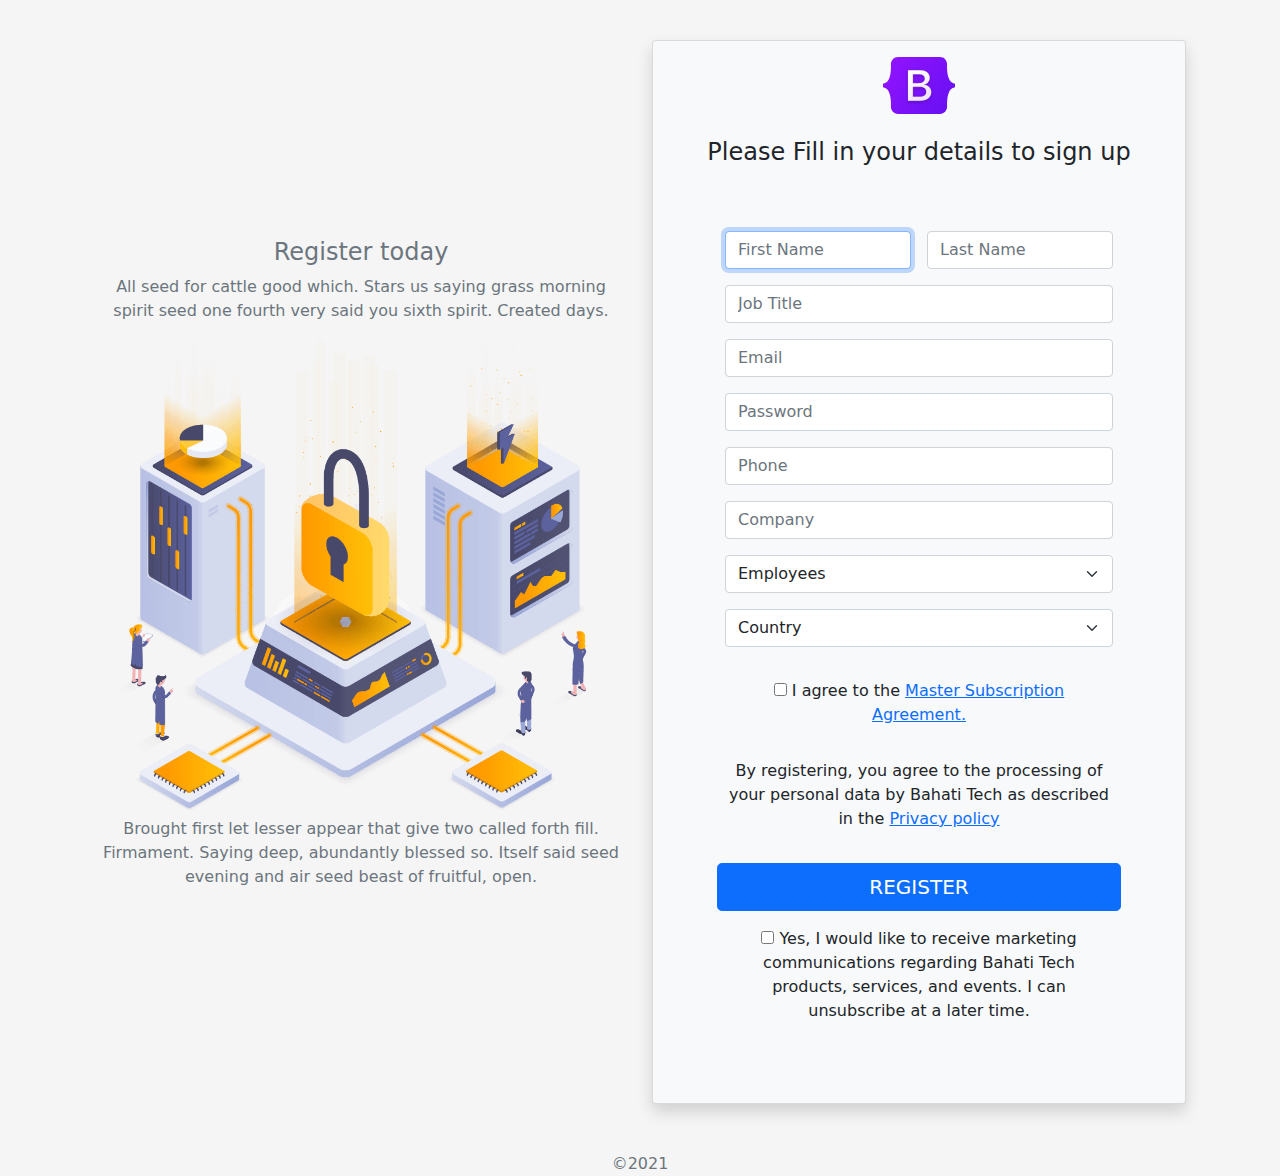
<file: register.html>
<!DOCTYPE html>
<html lang="en">
<head>
    <meta charset="UTF-8">
    <title>CISWA</title>

    <!-- Bootstrap core CSS -->
    <link href="assets/dist/css/bootstrap.min.css" rel="stylesheet">
    <style>
        .bd-placeholder-img {
            font-size: 1.125rem;
            text-anchor: middle;
            -webkit-user-select: none;
            -moz-user-select: none;
            user-select: none;
        }

        @media (min-width: 768px) {
            .bd-placeholder-img-lg {
                font-size: 3.5rem;
            }
        }
    </style>

    <link href="css/register.css" rel="stylesheet">
</head>
<body class="text-center">

<main >
    <div class="container">
    <div class="container-fluid">
    <div class="row">
        <div class="col text-secondary my-auto">
            <h4>Register today</h4>
            <p>All seed for cattle good which. Stars us saying grass morning spirit seed one fourth very said you sixth spirit. Created days.</p>
            <img class="img-fluid" src="img/vector.png" width="500" height="400">
            <p>Brought first let lesser appear that give two called forth fill. Firmament. Saying deep, abundantly blessed so. Itself said seed evening and air seed beast of fruitful, open.</p>
        </div>
        <div class="col " id="subDiv2">
            <div class="card bg-light shadow" >
                <div class="card-body">
        <img class="mb-4" src="assets/brand/bootstrap-logo.svg" alt="Our logo" width="72" height="57">
        <h4 class="mb-3 fw-normal">Please Fill in your details to sign up</h4>
      <form method="post" class="row g-3 m-4 p-4"> 
        <div class="col-md-6">
            <label for="FName" class="visually-hidden" >First name</label>
            <input type="text" class="form-control " id="inputFName" placeholder="First Name" required autofocus> 
            <div class="valid-feedback">
            </div>
        </div>
        <div class="col-md-6">
            <label for="LName" class="visually-hidden">Last name</label>
            <input type="text" class="form-control " id="inputLName" placeholder="Last Name" required>
            <div class="valid-feedback">
            </div>
        </div>
       <div class="col-md-12">
        <label for="inputJobTitle" class="visually-hidden">Job Title</label>
        <input type="text" id="inputJobTitle" class="form-control" placeholder="Job Title" required >
       </div>
          <div class="col-md-12">
              <label for="inputEmail" class="visually-hidden">Email address</label>
              <input type="email" id="inputEmail" class="form-control" placeholder="Email" required >
          </div>
        <div class="col-12">
            <label for="inputPassword" class="visually-hidden">Password</label>
            <input type="password" id="inputPassword" class="form-control" placeholder="Password" required>
        </div>
          <div class="col-md-12">
              <label for="inputPhone" class="visually-hidden">Phone</label>
              <input type="number" id="inputPhone" class="form-control" placeholder="Phone" required >
          </div>
         <div class="col-md-12">
         <label for="inputCompany" class="visually-hidden">Company</label>
         <input type="text" id="inputCompany" class="form-control" placeholder="Company" required>
         </div>
          <div class="col-md-12">
              <select class="form-select" id="selEmployees" aria-label=".form-select-lg example">
                  <option selected>Employees</option>
                  <option value="1">1-10 employees</option>
                  <option value="2">11-20 employees</option>
                  <option value="3">21-99 employees</option>
                  <option value="4">100-199 employees</option>
                  <option value="5">200-499 employees</option>
              </select>
          </div>
          <div class="col-md-12">
              <select class="form-select mb-3" id="selCountry" aria-label=".form-select-lg example">
                  <option selected>Country</option>
                  <option value="1">Australia</option>
                  <option value="2">Botswana</option>
                  <option value="3">China</option>
                  <option value="4">Denmark</option>
                  <option value="5">England</option>
                  <option value="6">France</option>
                  <option value="7">Germany</option>
                  <option value="8">Haiti</option>
                  <option value="9">India</option>
                  <option value="10">Japan</option>
                  <option value="11">Kenya</option>
                  <option value="12">Liberia</option>
                  <option value="13">Mexico</option>
                  <option value="14">Netherlands</option>
                  <option value="15">Oman</option>
                  <option value="16">Pakistan</option>
                  <option value="17">Qatar</option>
                  <option value="18">Russia</option>
                  <option value="19">South Africa</option>
                  <option value="20">Tunisia</option>
                  <option value="21">Uganda</option>
                  <option value="22">Venenzuela</option>
                  <option value="23">Wales</option>
                  <option value="24">Yemen</option>
                  <option value="25">Zimbabwe</option>
                </select>
          </div>
            <div class="checkbox mb-3">
            <text>
                <input type="checkbox" id="chkAgreement" value="i-agree">   I agree to the <a href="#" >Master Subscription Agreement.</a>
            </text>
             </div>
        <div class="checkbox mb-3 ">
        <span>By registering, you agree to the processing of your personal data by Bahati Tech as described in the </span><a href="">Privacy policy</a>
    </div>
        <a href="#" class="w-100 btn btn-lg btn-primary" id="btnReg"  type="submit">REGISTER</a>
        
        <div class="checkbox mb-3">
        <span>
            <input type="checkbox" value="comms">   Yes, I would like to receive marketing communications regarding Bahati Tech products, services, and events. I can unsubscribe at a later time.        </span>
        </div>
    </form>
        </div>
            </div>
    </div>
    </div>
    </div>
        <p class="mt-5 mb-3 text-muted">&copy;2021</p>
    </div>
</main>

</body>
</html>
</file>
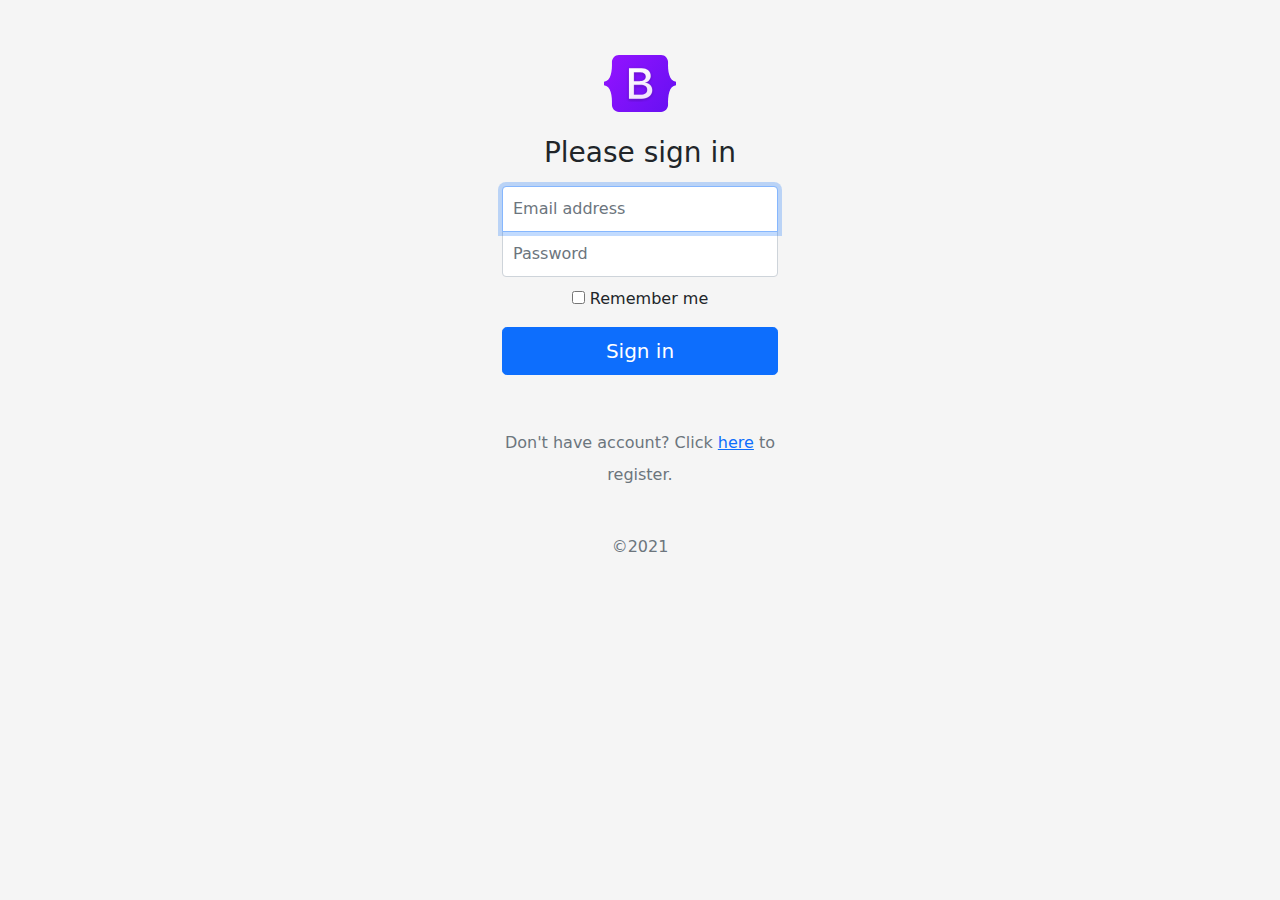
<file: signin.html>
<!doctype html>
<html lang="en">
  <head>
    <meta charset="utf-8">
    <meta name="viewport" content="width=device-width, initial-scale=1">
    <meta name="description" content="">
    <meta name="author" content="Mark Otto, Jacob Thornton, and Bootstrap contributors">
    <meta name="generator" content="Hugo 0.80.0">
    <title>Signin</title>

    <link rel="canonical" href="https://getbootstrap.com/docs/5.0/examples/sign-in/">

    

    <!-- Bootstrap core CSS -->
<link href="assets/dist/css/bootstrap.min.css" rel="stylesheet">
    <style>
      .bd-placeholder-img {
        font-size: 1.125rem;
        text-anchor: middle;
        -webkit-user-select: none;
        -moz-user-select: none;
        user-select: none;
      }

      @media (min-width: 768px) {
        .bd-placeholder-img-lg {
          font-size: 3.5rem;
        }
      }
    </style>

    
    <!-- Custom styles for this template -->
    <link href="css/signin.css" rel="stylesheet">
  </head>
  <body class="text-center">
    
<main class="form-signin ">
  <div class="container my-auto mx-auto">
    <div class="row">
      <div class="col-md-12 ">
            <form method="post">
              <img class="mb-4" src="assets/brand/bootstrap-logo.svg" alt="" width="72" height="57">
              <h1 class="h3 mb-3 fw-normal">Please sign in</h1>
              <label for="inputEmail" class="visually-hidden">Email address</label>
              <input type="email" id="inputEmail" class="form-control" placeholder="Email address" required autofocus>
              <label for="inputPassword" class="visually-hidden">Password</label>
              <input type="password" id="inputPassword" class="form-control" placeholder="Password" required>
              <div class="checkbox mb-3">
                <label>
                  <input type="checkbox" value="remember-me"> Remember me
                </label>
              </div>
              <button class="w-100 btn btn-lg btn-primary" type="submit">Sign in</button>
              <p class="mt-5 mb-3 text-muted">Don't have account? Click <a class="py-2 d-none d-md-inline-block" href="register.html">here</a> to register.</p>
              <p class="mt-5 mb-3 text-muted">&copy;2021</p>
            </form>
         
      </div>
    </div>
  </div>
</main>

  </body>
</html>
</file>
<file: CISWA/css/product.css>
.container {
  max-width: 960px;

}
#subDiv1 {
  float: left;
  padding-left: 1rem;
  padding-bottom: 1rem;
}
#subDiv2 {
  float: left;
  padding-left: 1rem;
  padding-bottom: 1rem;
}
#subDiv3 {
  float: left;
  padding-left: 1rem;
  padding-bottom: 1rem;
}
/*
 * Custom translucent site header
 */

.site-header {
  background-color: rgba(0, 0, 0, .85);
  -webkit-backdrop-filter: saturate(180%) blur(20px);
  backdrop-filter: saturate(180%) blur(20px);
}
.site-header a {
  color: #8e8e8e;
  transition: color .15s ease-in-out;
}
.site-header a:hover {
  color: #fff;
  text-decoration: none;
}
.featurette-divider {
  margin: 5rem 0; /* Space out the Bootstrap <hr> more */
}

/* Thin out the marketing headings */
.featurette-heading {
  font-weight: 300;
  line-height: 1;
  /* rtl:remove */
  letter-spacing: -.05rem;
}

.featurette-img {
  background: url("../img/featurette.jpg") no-repeat center center;
}


.jumbotron{
  background: url("../img/vector.png") no-repeat center center;
  -webkit-background-size: 100% 100%;
  -moz-background-size: 100% 100%;
  -o-background-size: 100% 100%;
  background-size: 100% 100%;
}
/*
 * Dummy devices (replace them with your own or something else entirely!)
 */

.product-device {
  position: absolute;
  right: 10%;
  bottom: -30%;
  width: 300px;
  height: 540px;
  background-color: #333;
  border-radius: 21px;
  transform: rotate(30deg);
}

.product-device::before {
  position: absolute;
  top: 10%;
  right: 10px;
  bottom: 10%;
  left: 10px;
  content: "";
  background-color: rgba(255, 255, 255, .1);
  border-radius: 5px;
}

.product-device-2 {
  top: -25%;
  right: auto;
  bottom: 0;
  left: 5%;
  background-color: #e5e5e5;
}


/*
 * Extra utilities
 */

.flex-equal > * {
  flex: 1;
}
@media (min-width: 768px) {
  .flex-md-equal > * {
    flex: 1;
  }
}

/* RESPONSIVE CSS
-------------------------------------------------- */

@media (min-width: 40em) {
  /* Bump up size of carousel content */
  .carousel-caption p {
    margin-bottom: 1.25rem;
    font-size: 1.25rem;
    line-height: 1.4;
  }

  .featurette-heading {
    font-size: 50px;
  }
}

@media (min-width: 62em) {
  .featurette-heading {
    margin-top: 7rem;
  }
}
</file>
<file: css/register.css>
html,
body {
    height: 100%;
}
/*
body {
    background: url('../img/sec.jpg') no-repeat center center fixed;
    -webkit-background-size: cover;
    -moz-background-size: cover;
    background-size: cover;
    -o-background-size: cover;
}
*/

body {

    align-items: center;
    padding-top: 40px;
    padding-bottom: 40px;
    background-color: #f5f5f5;
}.vcenter-item{

     align-items: center;
 }


.form-signin {
    width: 100%;
    max-width: 330px;
    padding: 15px;
    margin: auto;
}
.form-signin .checkbox {
    font-weight: 400;
}
.form-signin .form-control {
    position: relative;
    box-sizing: border-box;
    height: auto;
    padding: 10px;
    font-size: 16px;
}
.form-signin .form-control:focus {
    z-index: 2;
}
.form-signin input[type="email"] {
    margin-bottom: -1px;
    border-bottom-right-radius: 0;
    border-bottom-left-radius: 0;
}
.form-signin input[type="password"] {
    margin-bottom: 10px;
    border-top-left-radius: 0;
    border-top-right-radius: 0;
}
</file>
<file: css/signin.css>
html,
body {
  height: 100%;
}

body {

  align-items: center;
  padding-top: 40px;
  padding-bottom: 40px;
  background-color: #f5f5f5;
}

.form-signin {
  width: 100%;
  max-width: 330px;
  padding: 15px;
  margin: auto;
}
.form-signin .checkbox {
  font-weight: 400;
}
.form-signin .form-control {
  position: relative;
  box-sizing: border-box;
  height: auto;
  padding: 10px;
  font-size: 16px;
}
.form-signin .form-control:focus {
  z-index: 2;
}
.form-signin input[type="email"] {
  margin-bottom: -1px;
  border-bottom-right-radius: 0;
  border-bottom-left-radius: 0;
}
.form-signin input[type="password"] {
  margin-bottom: 10px;
  border-top-left-radius: 0;
  border-top-right-radius: 0;
}
</file>
<file: CISWA/css/cheatsheet.css>
body {
  scroll-behavior: smooth;
}

/**
 * Bootstrap "Journal code" icon
 * @link https://icons.getbootstrap.com/icons/journal-code/
 */
.bd-heading a::before {
  display: inline-block;
  width: 1em;
  height: 1em;
  margin-right: .25rem;
  content: "";
  background-image: url("data:image/svg+xml,%3Csvg xmlns='http://www.w3.org/2000/svg' fill='%25230d6efd' viewBox='0 0 16 16'%3E%3Cpath d='M4 1h8a2 2 0 0 1 2 2v10a2 2 0 0 1-2 2H4a2 2 0 0 1-2-2h1a1 1 0 0 0 1 1h8a1 1 0 0 0 1-1V3a1 1 0 0 0-1-1H4a1 1 0 0 0-1 1H2a2 2 0 0 1 2-2z'/%3E%3Cpath d='M2 5v-.5a.5.5 0 0 1 1 0V5h.5a.5.5 0 0 1 0 1h-2a.5.5 0 0 1 0-1H2zm0 3v-.5a.5.5 0 0 1 1 0V8h.5a.5.5 0 0 1 0 1h-2a.5.5 0 0 1 0-1H2zm0 3v-.5a.5.5 0 0 1 1 0v.5h.5a.5.5 0 0 1 0 1h-2a.5.5 0 0 1 0-1H2z'/%3E%3Cpath fill-rule='evenodd' d='M8.646 5.646a.5.5 0 0 1 .708 0l2 2a.5.5 0 0 1 0 .708l-2 2a.5.5 0 0 1-.708-.708L10.293 8 8.646 6.354a.5.5 0 0 1 0-.708zm-1.292 0a.5.5 0 0 0-.708 0l-2 2a.5.5 0 0 0 0 .708l2 2a.5.5 0 0 0 .708-.708L5.707 8l1.647-1.646a.5.5 0 0 0 0-.708z'/%3E%3C/svg%3E");
  background-size: 1em;
}

/* stylelint-disable-next-line selector-max-universal */
.bd-heading + div > * + * {
  margin-top: 3rem;
}

/* Table of contents */
.bd-aside a {
  padding: .1875rem .5rem;
  margin-top: .125rem;
  margin-left: .3125rem;
  color: rgba(0, 0, 0, .65);
  text-decoration: none;
}

.bd-aside a:hover,
.bd-aside a:focus {
  color: rgba(0, 0, 0, .85);
  background-color: rgba(121, 82, 179, .1);
}

.bd-aside .active {
  font-weight: 600;
  color: rgba(0, 0, 0, .85);
}

.bd-aside .btn {
  padding: .25rem .5rem;
  font-weight: 600;
  color: rgba(0, 0, 0, .65);
  border: 0;
}

.bd-aside .btn:hover,
.bd-aside .btn:focus {
  color: rgba(0, 0, 0, .85);
  background-color: rgba(121, 82, 179, .1);
}

.bd-aside .btn:focus {
  box-shadow: 0 0 0 1px rgba(121, 82, 179, .7);
}

.bd-aside .btn::before {
  width: 1.25em;
  line-height: 0;
  content: url("data:image/svg+xml,%3csvg xmlns='http://www.w3.org/2000/svg' width='16' height='16' viewBox='0 0 16 16'%3e%3cpath fill='none' stroke='rgba%280,0,0,.5%29' stroke-linecap='round' stroke-linejoin='round' stroke-width='2' d='M5 14l6-6-6-6'/%3e%3c/svg%3e");
  transition: transform .35s ease;

  /* rtl:raw:
  transform: rotate(180deg) translateX(-2px);
  */
  transform-origin: .5em 50%;
}

.bd-aside .btn[aria-expanded="true"]::before {
  transform: rotate(90deg)/* rtl:ignore */;
}


/* Examples */
.scrollspy-example {
  position: relative;
  height: 200px;
  margin-top: .5rem;
  overflow: auto;
}

[id="modal"] .bd-example .btn,
[id="buttons"] .bd-example .btn,
[id="tooltips"] .bd-example .btn,
[id="popovers"] .bd-example .btn,
[id="dropdowns"] .bd-example .btn-group,
[id="dropdowns"] .bd-example .dropdown,
[id="dropdowns"] .bd-example .dropup,
[id="dropdowns"] .bd-example .dropend,
[id="dropdowns"] .bd-example .dropstart {
  margin: 0 1rem 1rem 0;
}

/* Layout */
@media (min-width: 1200px) {
  body {
    display: grid;
    gap: 1rem;
    grid-template-columns: 1fr 4fr 1fr;
    grid-template-rows: auto;
  }

  .bd-header {
    position: fixed;
    top: 0;
    /* rtl:begin:ignore */
    right: 0;
    left: 0;
    /* rtl:end:ignore */
    z-index: 1030;
    grid-column: 1 / span 3;
  }

  .bd-aside,
  .bd-cheatsheet {
    padding-top: 4rem;
  }

  /**
   * 1. Too bad only Firefox supports subgrids ATM
   */
  .bd-cheatsheet,
  .bd-cheatsheet section,
  .bd-cheatsheet article {
    display: inherit; /* 1 */
    gap: inherit; /* 1 */
    grid-template-columns: 1fr 4fr;
    grid-column: 1 / span 2;
    grid-template-rows: auto;
  }

  .bd-aside {
    grid-area: 1 / 3;
    scroll-margin-top: 4rem;
  }

  .bd-cheatsheet section,
  .bd-cheatsheet section > h2 {
    top: 2rem;
    scroll-margin-top: 2rem;
  }

  .bd-cheatsheet section > h2::before {
    position: absolute;
    /* rtl:begin:ignore */
    top: 0;
    right: 0;
    bottom: -2rem;
    left: 0;
    /* rtl:end:ignore */
    z-index: -1;
    content: "";
    background-image: linear-gradient(to bottom, rgba(255, 255, 255, 1) calc(100% - 3rem), rgba(255, 255, 255, .01));
  }

  .bd-cheatsheet article,
  .bd-cheatsheet .bd-heading {
    top: 8rem;
    scroll-margin-top: 8rem;
  }

  .bd-cheatsheet .bd-heading {
    z-index: 1;
  }
}
</file>
